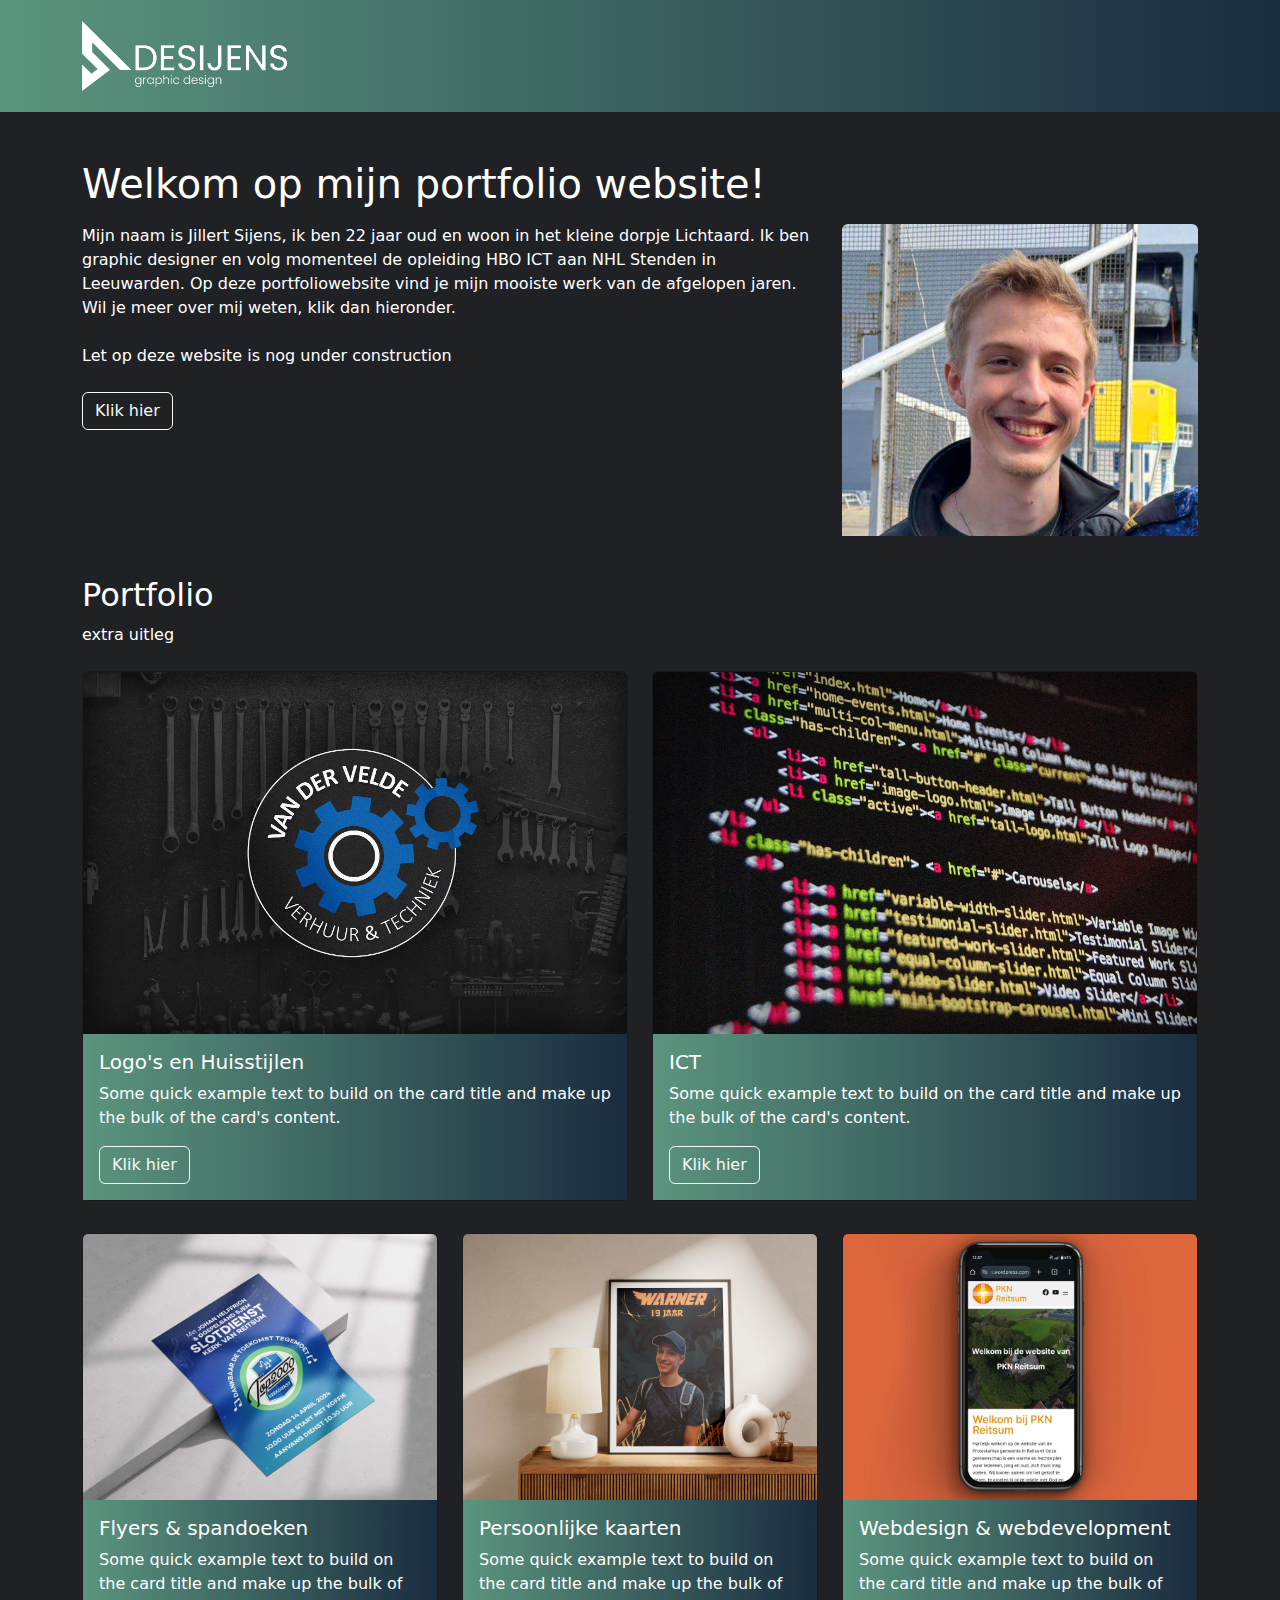
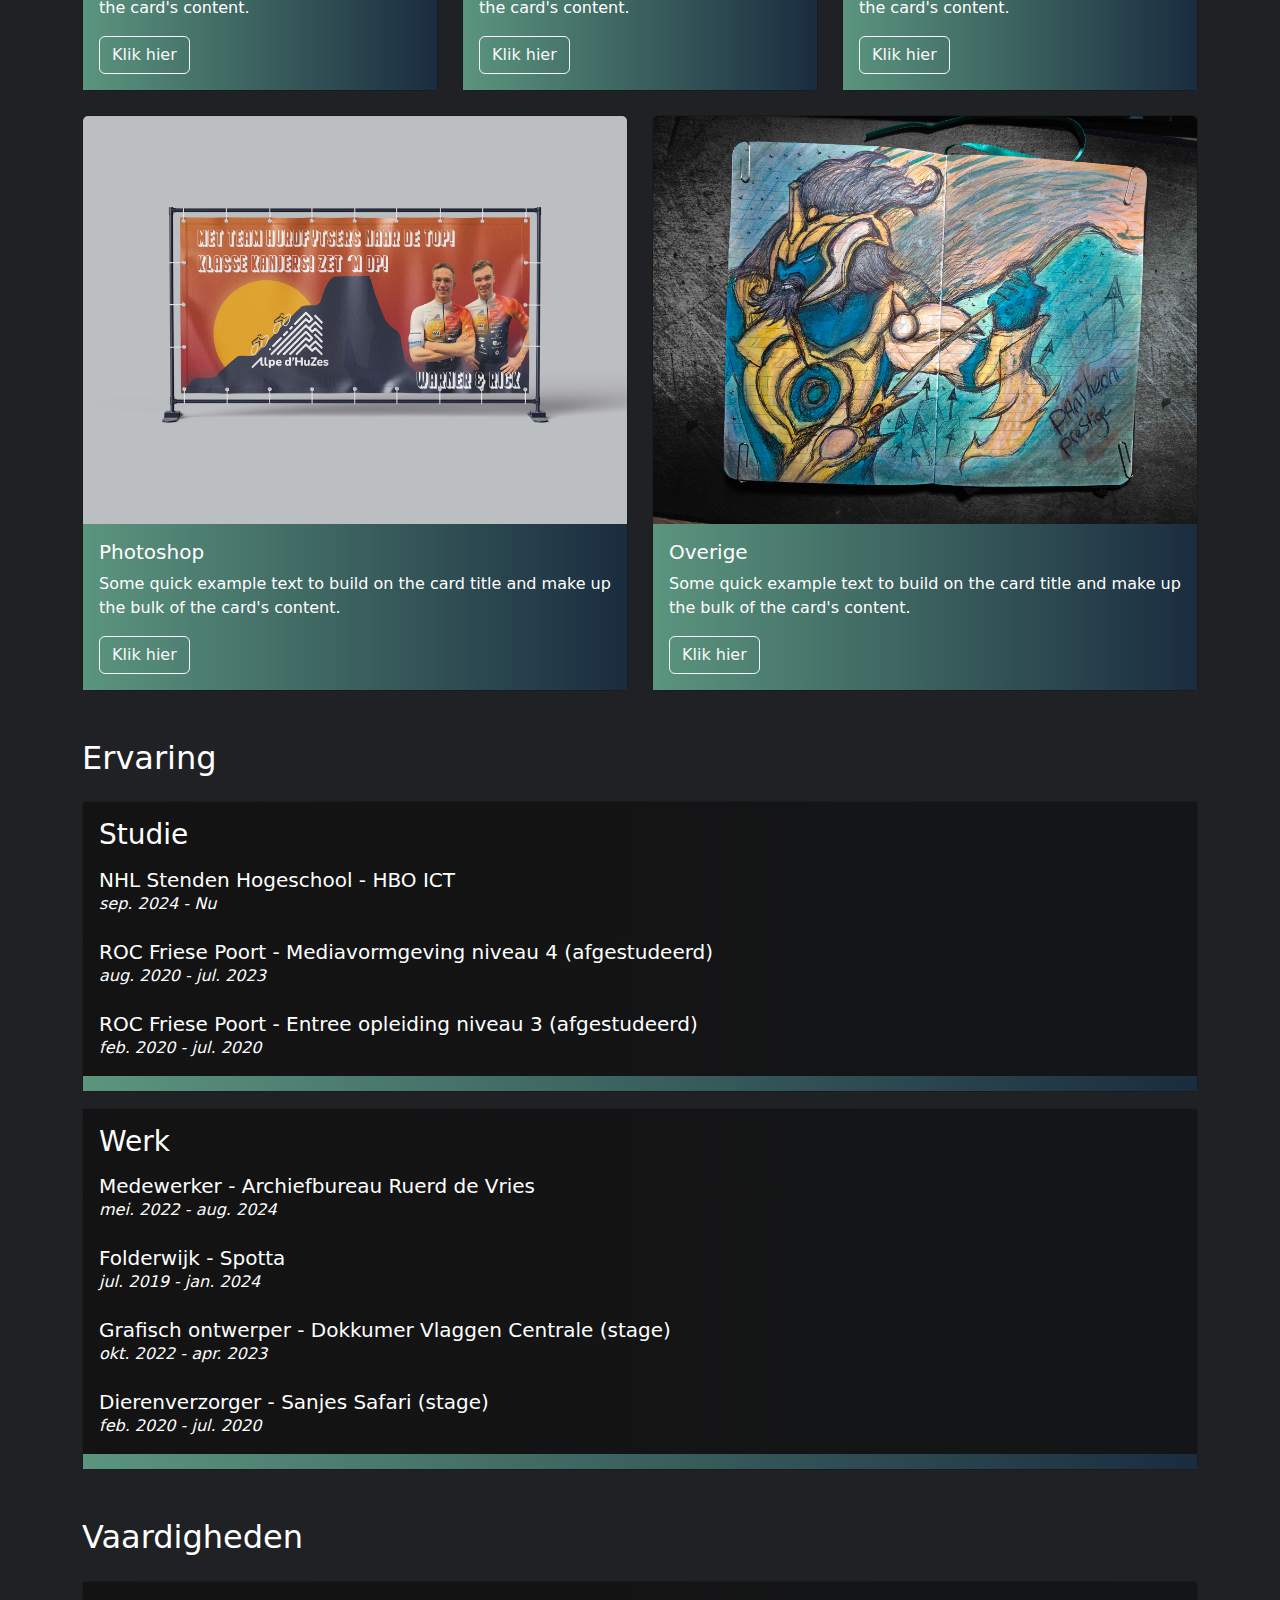
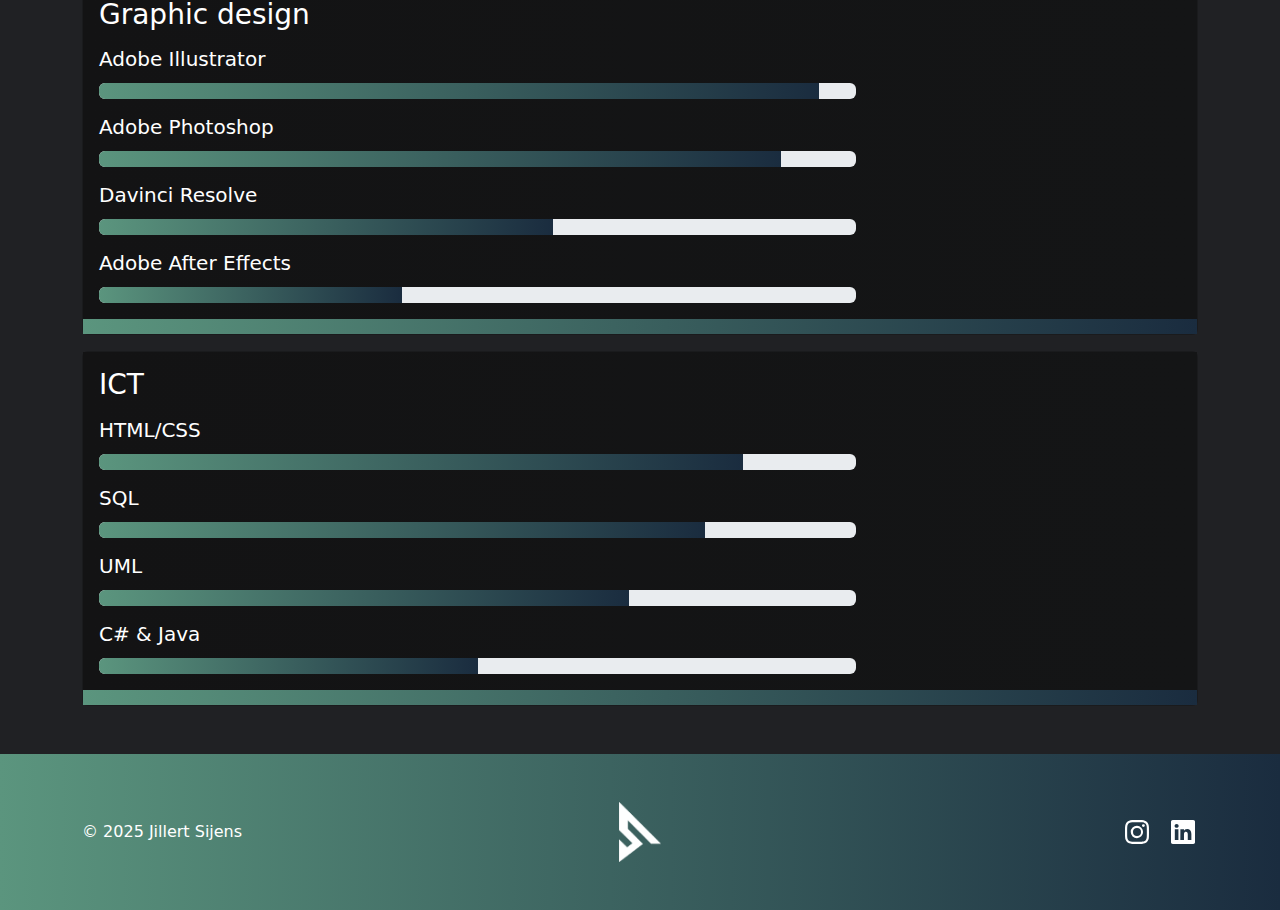
<file: docs/index.html>
<!DOCTYPE html>
<html lang="nl">
<head>
    <meta charset="utf-8">
    <meta name="viewport" content="width=device-width, initial-scale=1">
    <title>DeSijens Portfolio</title>
    <link href="https://cdn.jsdelivr.net/npm/bootstrap@5.3.2/dist/css/bootstrap.min.css" rel="stylesheet">
    <link rel="stylesheet" href="style.css">
    <link rel="icon" href="img/favicon0.png" type="image/png">

</head>
<body>
<!-- Header -->
<header id="header">
    <div class="container">
        <div class="row">
            <div class="col pt-2 pb-2">
                <nav class="navbar navbar-expand-lg navbar-dark">
                    <a class="navbar-brand" href="index.html">
                        <img src="img/logo1.png" width="auto" height="70" class="d-inline-block align-top" alt="">
                    </a>
                </nav>
            </div>
        </div>
    </div>
</header>
<!-- Intro -->
<section>
    <div class="container">
        <div class="row pt-5 pb-2">
            <div class="col">
                <h1>Welkom op mijn portfolio website!</h1>
            </div>
        </div>
        <div class="row pb-3">
            <div class="col-lg-8 col-12">
                <p>Mijn naam is Jillert Sijens, ik ben 22 jaar oud en woon in het kleine dorpje Lichtaard. 
                    Ik ben graphic designer en volg momenteel de opleiding HBO ICT aan NHL Stenden in Leeuwarden. 
                    Op deze portfoliowebsite vind je mijn mooiste werk van de afgelopen jaren. Wil je meer over mij weten, klik dan hieronder.
                    <br><br>
                    Let op deze website is nog under construction 
                </p>
                <a href="#ervaring" type="button" data-scroll-target="#ervaring" class="btn btn-outline-light pl-4 pr-4 mt-2 mb-4">Klik hier</a>
            </div>
            <div class="col-lg-4 col-8">
                <img class="img-fluid rounded pb-4" src="img/Jillert2.jpg" alt="Foto van Jillert Sijens">
            </div>
        </div>
    </div>
</section>
<!-- Portfolio cards -->
<section>
    <div class="container">
        <div class="row">
            <div class="col">
                <h2>Portfolio</h2>
                <p>extra uitleg</p>
            </div>
        </div>
        <div class="row pb-5">
            <div class="col-lg-6 col-12 pt-2 pb-2">                <!-- Card 1, logo's en huisstijlen -->
                <div class="card" style="width: auto;">
                    <img class="card-img-top" height="auto" src="img/VDVT3.jpg" alt="Card image cap">
                    <div class="card-body">
                        <h5 class="card-title">Logo's en Huisstijlen</h5>
                        <p class="card-text">Some quick example text to build on the card title and make up the bulk of the card's content.</p>
                        <a href="logo&huisstijl.html" class="btn btn-outline-light pl-4 pr-4">Klik hier</a>
                    </div>
                </div>
            </div>
            <div class="col-lg-6 col-12 pt-2">                 <!-- Card 2, ICT opdrachten -->
                <div class="card" style="width: auto;">
                    <img class="card-img-top" src="img/ICT0.jpg" alt="Card image cap">
                    <div class="card-body">
                        <h5 class="card-title">ICT</h5>
                        <p class="card-text">Some quick example text to build on the card title and make up the bulk of the card's content.</p>
                        <a href="ict.html" class="btn btn-outline-light pl-4 pr-4">Klik hier</a>
                    </div>
                </div>
            </div>
            <div class="col-lg-4 col-12 pt-4">                 <!-- Card 3, Flyers -->
                <div class="card" style="width: auto;">
                    <img class="card-img-top" src="img/Flyer10.jpg" alt="Card image cap">
                    <div class="card-body">
                        <h5 class="card-title">Flyers & spandoeken</h5>
                        <p class="card-text">Some quick example text to build on the card title and make up the bulk of the card's content.</p>
                        <a href="flyer&spandoek.html" class="btn btn-outline-light pl-4 pr-4">Klik hier</a>
                    </div>
                </div>
            </div>
            <div class="col-lg-4 col-12 pt-4">                <!-- Card 4, persoonlijke kaarten -->
                <div class="card" style="width: auto;">
                    <img class="card-img-top" src="img/Poster1.jpg" alt="Card image cap">
                    <div class="card-body">
                        <h5 class="card-title">Persoonlijke kaarten</h5>
                        <p class="card-text">Some quick example text to build on the card title and make up the bulk of the card's content.</p>
                        <a href="kaarten.html" class="btn btn-outline-light pl-4 pr-4">Klik hier</a>
                    </div>
                </div>
            </div>
            <div class="col-lg-4 col-12 pt-4">                 <!-- Card 5, webdevelopment en design -->
                <div class="card" style="width: auto;">
                    <img class="card-img-top" src="img/Website0.jpg" alt="Card image cap">
                    <div class="card-body">
                        <h5 class="card-title">Webdesign & webdevelopment</h5>
                        <p class="card-text">Some quick example text to build on the card title and make up the bulk of the card's content.</p>
                        <a href="web.html" class="btn btn-outline-light pl-4 pr-4">Klik hier</a>
                    </div>
                </div>
            </div>
            <div class="col-lg-6 col-12 pt-4">                 <!-- Card 6, photoshop -->
                <div class="card" style="width: auto;">
                    <img class="card-img-top" src="img/Spandoek0.jpg" alt="Card image cap">
                    <div class="card-body">
                        <h5 class="card-title">Photoshop</h5>
                        <p class="card-text">Some quick example text to build on the card title and make up the bulk of the card's content.</p>
                        <a href="#" class="btn btn-outline-light pl-4 pr-4">Klik hier</a>
                    </div>
                </div>
            </div>
            <div class="col-lg-6 col-12 pt-4">                 <!-- Card 7, overige -->
                <div class="card" style="width: auto;">
                    <img class="card-img-top" src="img/Drawing3.jpg" alt="Card image cap">
                    <div class="card-body">
                        <h5 class="card-title">Overige</h5>
                        <p class="card-text">Some quick example text to build on the card title and make up the bulk of the card's content.</p>
                        <a href="overige.html" class="btn btn-outline-light pl-4 pr-4">Klik hier</a>
                    </div>
                </div>
            </div>
        </div>
    </div>
</section>
<!-- Ervaring -->
<section id="ervaring">
    <div class="container">
        <div class="row">
            <div class="col-12 pb-3">
                <h2>Ervaring</h2>
            </div>
        </div>
        <div class="row pb-5">
            <div class="col-12 pb-3">                 <!-- Card 1, studie -->
                <div class="card" style="width: auto;">
                    <div class="card-body card-experience">
                        <h3 class="card-title">Studie</h3>
                        <div class="pt-2">
                            <h5 class="card-text mb-0">NHL Stenden Hogeschool - HBO ICT</h5>
                            <p class="card-text dateText">sep. 2024 - Nu</p>
                        </div>
                        <div class="pt-4">
                            <h5 class="card-text mb-0">ROC Friese Poort - Mediavormgeving niveau 4 (afgestudeerd)</h5>
                            <p class="card-text dateText">aug. 2020 - jul. 2023</p>
                        </div>
                        <div class="pt-4">
                            <h5 class="card-text mb-0">ROC Friese Poort - Entree opleiding niveau 3 (afgestudeerd)</h5>
                            <p class="card-text dateText">feb. 2020 - jul. 2020</p>
                        </div>
                    </div>
                    <div class="underLine"></div>
                </div>
            </div>
            <div class="col-12">                 <!-- Card 2, werk -->
                <div class="card" style="width: auto;">
                    <div class="card-body card-experience">
                        <h3 class="card-title">Werk</h3>
                        <div class="pt-2">
                            <!-- ARDV -->
                            <h5 class="card-text mb-0">Medewerker - Archiefbureau Ruerd de Vries</h5>
                            <p class="card-text dateText">mei. 2022 - aug. 2024</p>
                        </div>
                        <div class="pt-4">
                            <!-- Spotta -->
                            <h5 class="card-text mb-0">Folderwijk - Spotta</h5>
                            <p class="card-text dateText">jul. 2019 - jan. 2024</p>
                        </div>
                        <div class="pt-4">
                            <!-- DVC -->
                            <h5 class="card-text mb-0">Grafisch ontwerper - Dokkumer Vlaggen Centrale (stage)</h5>
                            <p class="card-text dateText">okt. 2022 - apr. 2023</p>
                        </div>
                        <div class="pt-4">
                            <!-- SanjesZoo -->
                            <h5 class="card-text mb-0">Dierenverzorger - Sanjes Safari (stage)</h5>
                            <p class="card-text dateText">feb. 2020 - jul. 2020</p>
                        </div>
                    </div>
                    <div class="underLine"></div>
                </div>
            </div>
        </div>
    </div>
</section>
<section>
    <div class="container">
        <div class="row">
            <div class="col-12 pb-3">
                <h2>Vaardigheden</h2>
            </div>
        </div>
        <div class="row pb-5">
            <div class="col-12 pb-3">                 <!-- Card 1, Graphic design -->
                <div class="card" style="width: auto;">
                    <div class="card-body card-experience">
                        <h3 class="card-title">Graphic design</h3>
                        <div class="pt-2">
                            <!-- Adobe Illustrator -->
                            <h5 class="card-text pb-1">Adobe Illustrator</h5>
                            <div class="progress">
                                <div class="gradient progress-bar" role="progressbar" style="width: 95%" aria-valuenow="25" aria-valuemin="0" aria-valuemax="100"></div>
                            </div>
                        </div>
                        <div class="pt-3">
                            <!-- Adobe Photoshop -->
                            <h5 class="card-text pb-1">Adobe Photoshop</h5>
                            <div class="progress">
                                <div class="progress-bar gradient" role="progressbar" style="width: 90%" aria-valuenow="25" aria-valuemin="0" aria-valuemax="100"></div>
                            </div>
                        </div>
                        <div class="pt-3">
                            <!-- Davinci Resolve -->
                            <h5 class="card-text pb-1">Davinci Resolve</h5>
                            <div class="progress">
                                <div class="progress-bar gradient" role="progressbar" style="width: 60%" aria-valuenow="25" aria-valuemin="0" aria-valuemax="100"></div>
                            </div>
                        </div>
                        <div class="pt-3">
                            <!-- Adobe After Effects -->
                            <h5 class="card-text pb-1">Adobe After Effects</h5>
                            <div class="progress">
                                <div class="progress-bar gradient" role="progressbar" style="width: 40%" aria-valuenow="25" aria-valuemin="0" aria-valuemax="100"></div>
                            </div>
                        </div>
                    </div>
                    <div class="underLine"></div>
                </div>
            </div>
            <div class="col-12">                 <!-- Card 2, ICT -->
                <div class="card" style="width: auto;">
                    <div class="card-body card-experience">
                        <h3 class="card-title">ICT</h3>
                        <div class="pt-2">
                            <!-- HTML/CSS -->
                            <h5 class="card-text pb-1">HTML/CSS</h5>
                            <div class="progress">
                                <div class="progress-bar gradient" role="progressbar" style="width: 85%" aria-valuenow="25" aria-valuemin="0" aria-valuemax="100"></div>
                            </div>
                        </div>
                        <div class="pt-3">
                            <!-- SQL -->
                            <h5 class="card-text pb-1">SQL</h5>
                            <div class="progress">
                                <div class="progress-bar gradient" role="progressbar" style="width: 80%" aria-valuenow="25" aria-valuemin="0" aria-valuemax="100"></div>
                            </div>
                        </div>
                        <div class="pt-3">
                            <!-- UML -->
                            <h5 class="card-text pb-1">UML</h5>
                            <div class="progress">
                                <div class="progress-bar gradient" role="progressbar" style="width: 70%" aria-valuenow="25" aria-valuemin="0" aria-valuemax="100"></div>
                            </div>
                        </div>
                        <div class="pt-3">
                            <!-- C# & Java -->
                            <h5 class="card-text pb-1">C# & Java</h5>
                            <div class="progress">
                                <div class="progress-bar gradient" role="progressbar" style="width: 50%" aria-valuenow="25" aria-valuemin="0" aria-valuemax="100"></div>
                            </div>
                        </div>
                    </div>
                    <div class="underLine"></div>
                </div>
            </div>
        </div>
    </div>
</section>

<!-- Footer -->
<section class="p-5 gradient">
    <footer class="d-flex flex-wrap justify-content-between align-items-center container"> 
        <div class="col-lg-4 d-flex align-items-center">
            <span class=" text-white">© 2025 Jillert Sijens</span>
        </div> 
        
        <div class="col-lg-4 d-flex justify-content-center align-items-center">
            <a href="index.html" class="text-body-secondary text-decoration-none lh-1" aria-label="Bootstrap">
                <img src="img/Logo0.png" alt="logoIcon" width="100%" height="60">
            </a>
        </div>
        <ul class="nav col-lg-4 justify-content-end list-unstyled d-flex align-items-center">
            <li class="ms-3">
                <a class="text-white" href="https://www.instagram.com/desijensart/" aria-label="Instagram">
                    <svg xmlns="http://www.w3.org/2000/svg" width="30" height="24" fill="currentColor" class="bi bi-instagram" viewBox="0 0 16 16">
                        <path d="M8 0C5.829 0 5.556.01 4.703.048 3.85.088 3.269.222 2.76.42a3.9 3.9 0 0 0-1.417.923A3.9 3.9 0 0 0 .42 2.76C.222 3.268.087 3.85.048 4.7.01 5.555 0 5.827 0 8.001c0 2.172.01 2.444.048 3.297.04.852.174 1.433.372 1.942.205.526.478.972.923 1.417.444.445.89.719 1.416.923.51.198 1.09.333 1.942.372C5.555 15.99 5.827 16 8 16s2.444-.01 3.298-.048c.851-.04 1.434-.174 1.943-.372a3.9 3.9 0 0 0 1.416-.923c.445-.445.718-.891.923-1.417.197-.509.332-1.09.372-1.942C15.99 10.445 16 10.173 16 8s-.01-2.445-.048-3.299c-.04-.851-.175-1.433-.372-1.941a3.9 3.9 0 0 0-.923-1.417A3.9 3.9 0 0 0 13.24.42c-.51-.198-1.092-.333-1.943-.372C10.443.01 10.172 0 7.998 0zm-.717 1.442h.718c2.136 0 2.389.007 3.232.046.78.035 1.204.166 1.486.275.373.145.64.319.92.599s.453.546.598.92c.11.281.24.705.275 1.485.039.843.047 1.096.047 3.231s-.008 2.389-.047 3.232c-.035.78-.166 1.203-.275 1.485a2.5 2.5 0 0 1-.599.919c-.28.28-.546.453-.92.598-.28.11-.704.24-1.485.276-.843.038-1.096.047-3.232.047s-2.39-.009-3.233-.047c-.78-.036-1.203-.166-1.485-.276a2.5 2.5 0 0 1-.92-.598 2.5 2.5 0 0 1-.6-.92c-.109-.281-.24-.705-.275-1.485-.038-.843-.046-1.096-.046-3.233s.008-2.388.046-3.231c.036-.78.166-1.204.276-1.486.145-.373.319-.64.599-.92s.546-.453.92-.598c.282-.11.705-.24 1.485-.276.738-.034 1.024-.044 2.515-.045zm4.988 1.328a.96.96 0 1 0 0 1.92.96.96 0 0 0 0-1.92m-4.27 1.122a4.109 4.109 0 1 0 0 8.217 4.109 4.109 0 0 0 0-8.217m0 1.441a2.667 2.667 0 1 1 0 5.334 2.667 2.667 0 0 1 0-5.334"/>
                    </svg>
                </a>
            </li> 
            <li class="ms-3">
                <a class="text-white" href="https://www.linkedin.com/in/jillert-sijens/" aria-label="LinkedIn">
                    <svg xmlns="http://www.w3.org/2000/svg" width="30" height="24" fill="currentColor" class="bi bi-linkedin" viewBox="0 0 16 16">
                        <path d="M0 1.146C0 .513.526 0 1.175 0h13.65C15.474 0 16 .513 16 1.146v13.708c0 .633-.526 1.146-1.175 1.146H1.175C.526 16 0 15.487 0 14.854zm4.943 12.248V6.169H2.542v7.225zm-1.2-8.212c.837 0 1.358-.554 1.358-1.248-.015-.709-.52-1.248-1.342-1.248S2.4 3.226 2.4 3.934c0 .694.521 1.248 1.327 1.248zm4.908 8.212V9.359c0-.216.016-.432.08-.586.173-.431.568-.878 1.232-.878.869 0 1.216.662 1.216 1.634v3.865h2.401V9.25c0-2.22-1.184-3.252-2.764-3.252-1.274 0-1.845.7-2.165 1.193v.025h-.016l.016-.025V6.169h-2.4c.03.678 0 7.225 0 7.225z"/>
                    </svg>
                </a>
            </li> 
        </ul> 
    </footer>
</section>

</body>
</html>
</file>
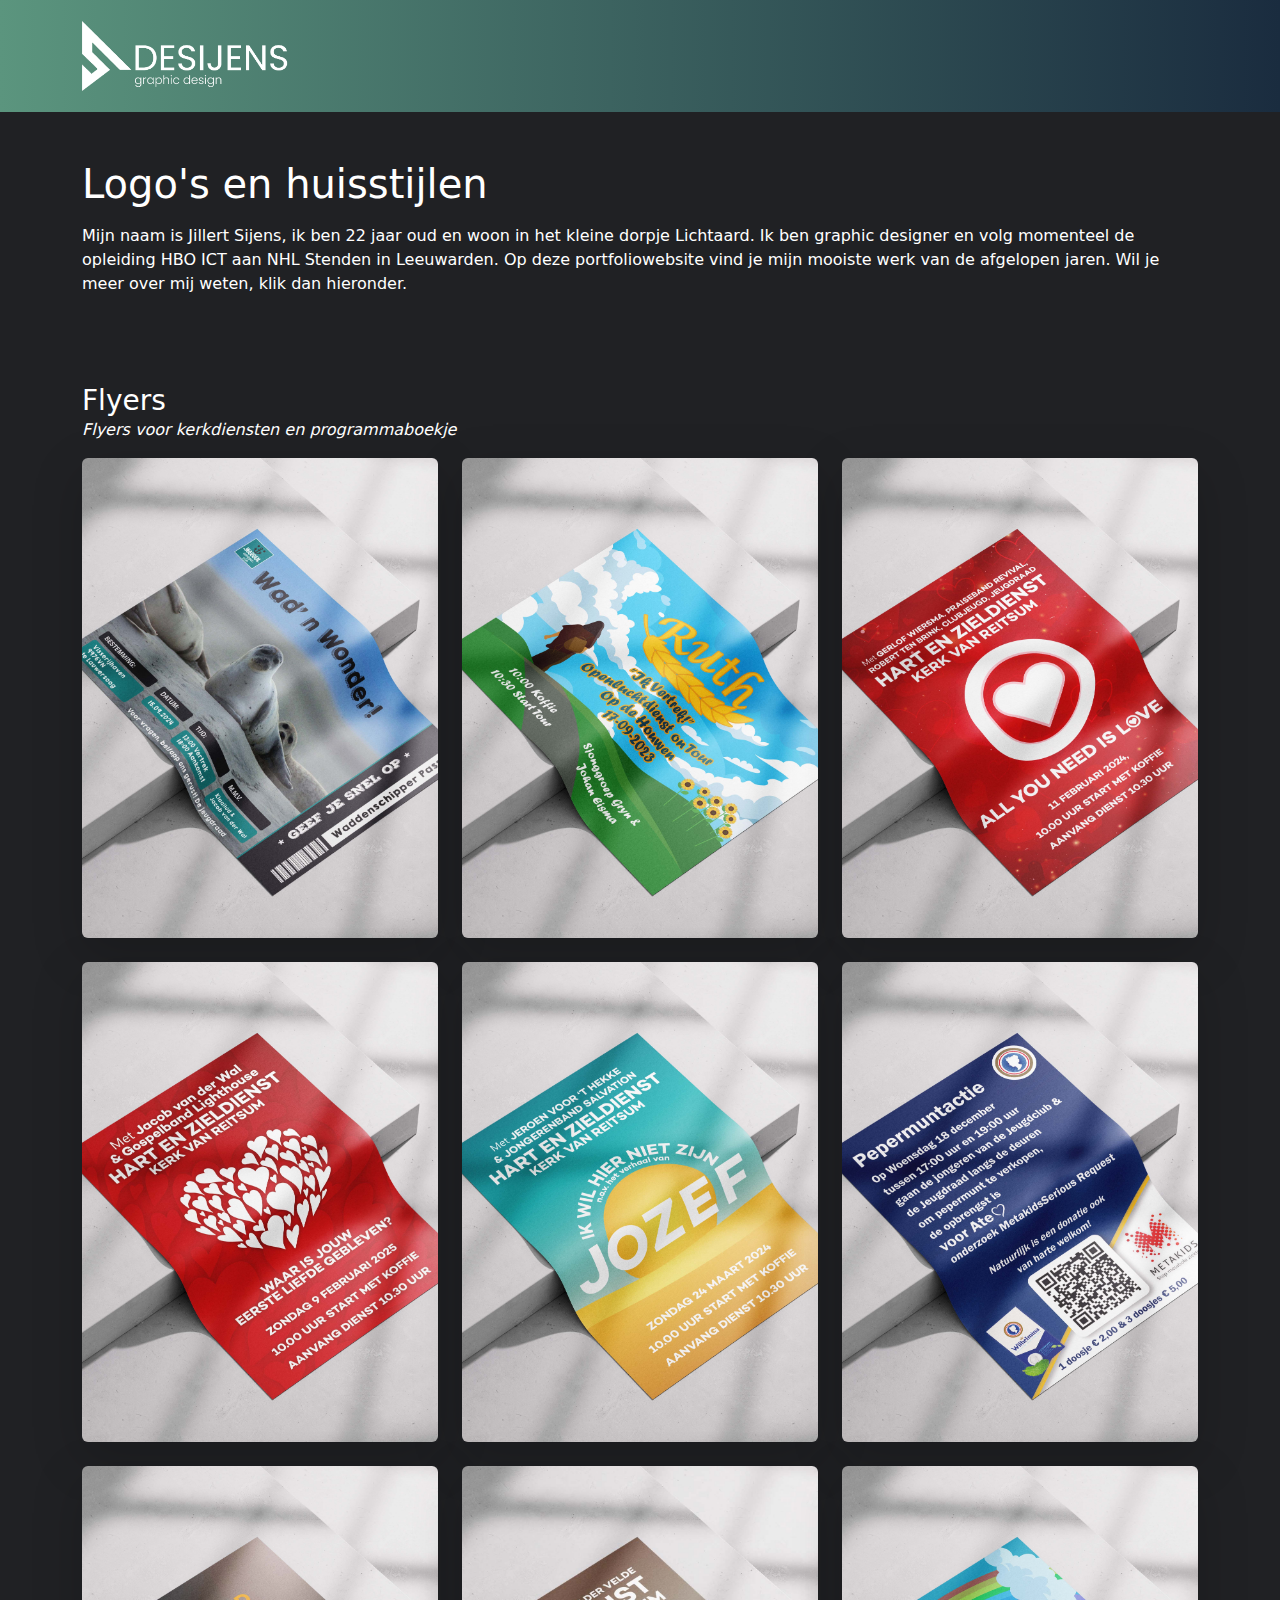
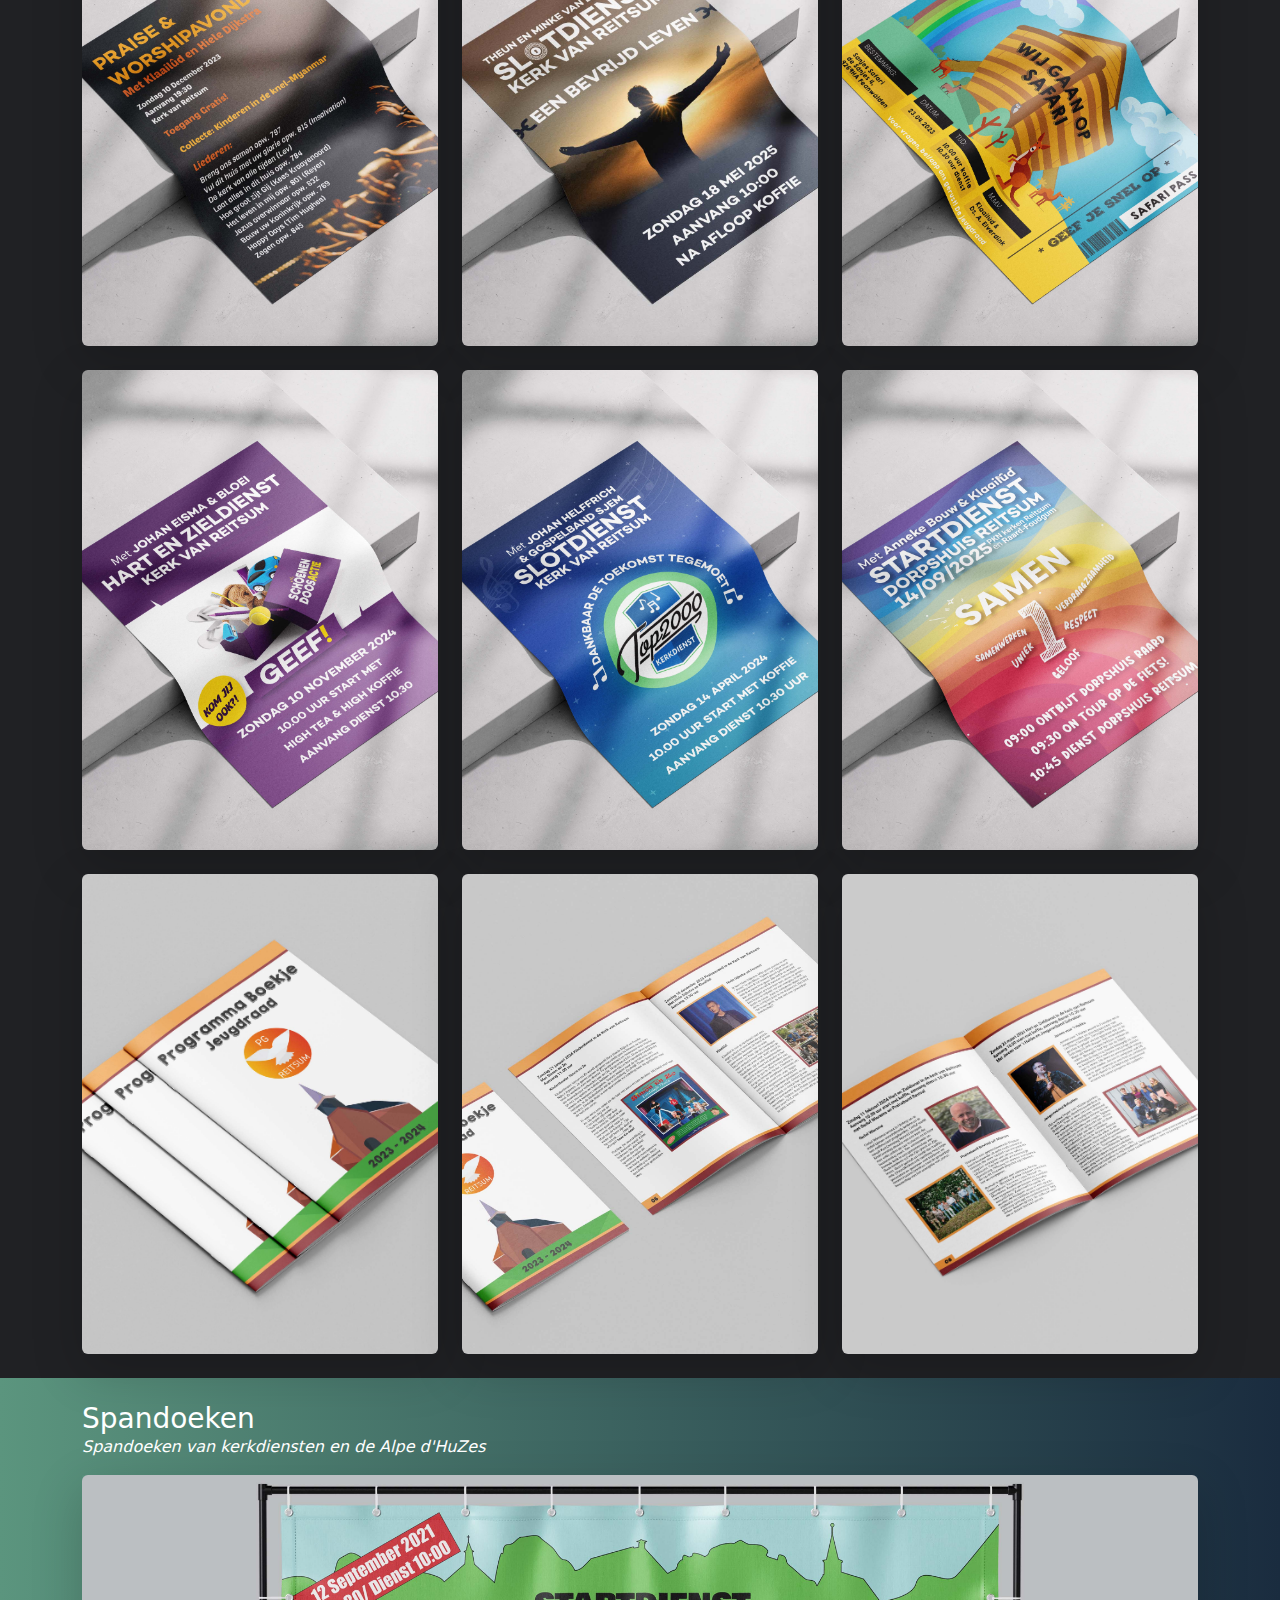
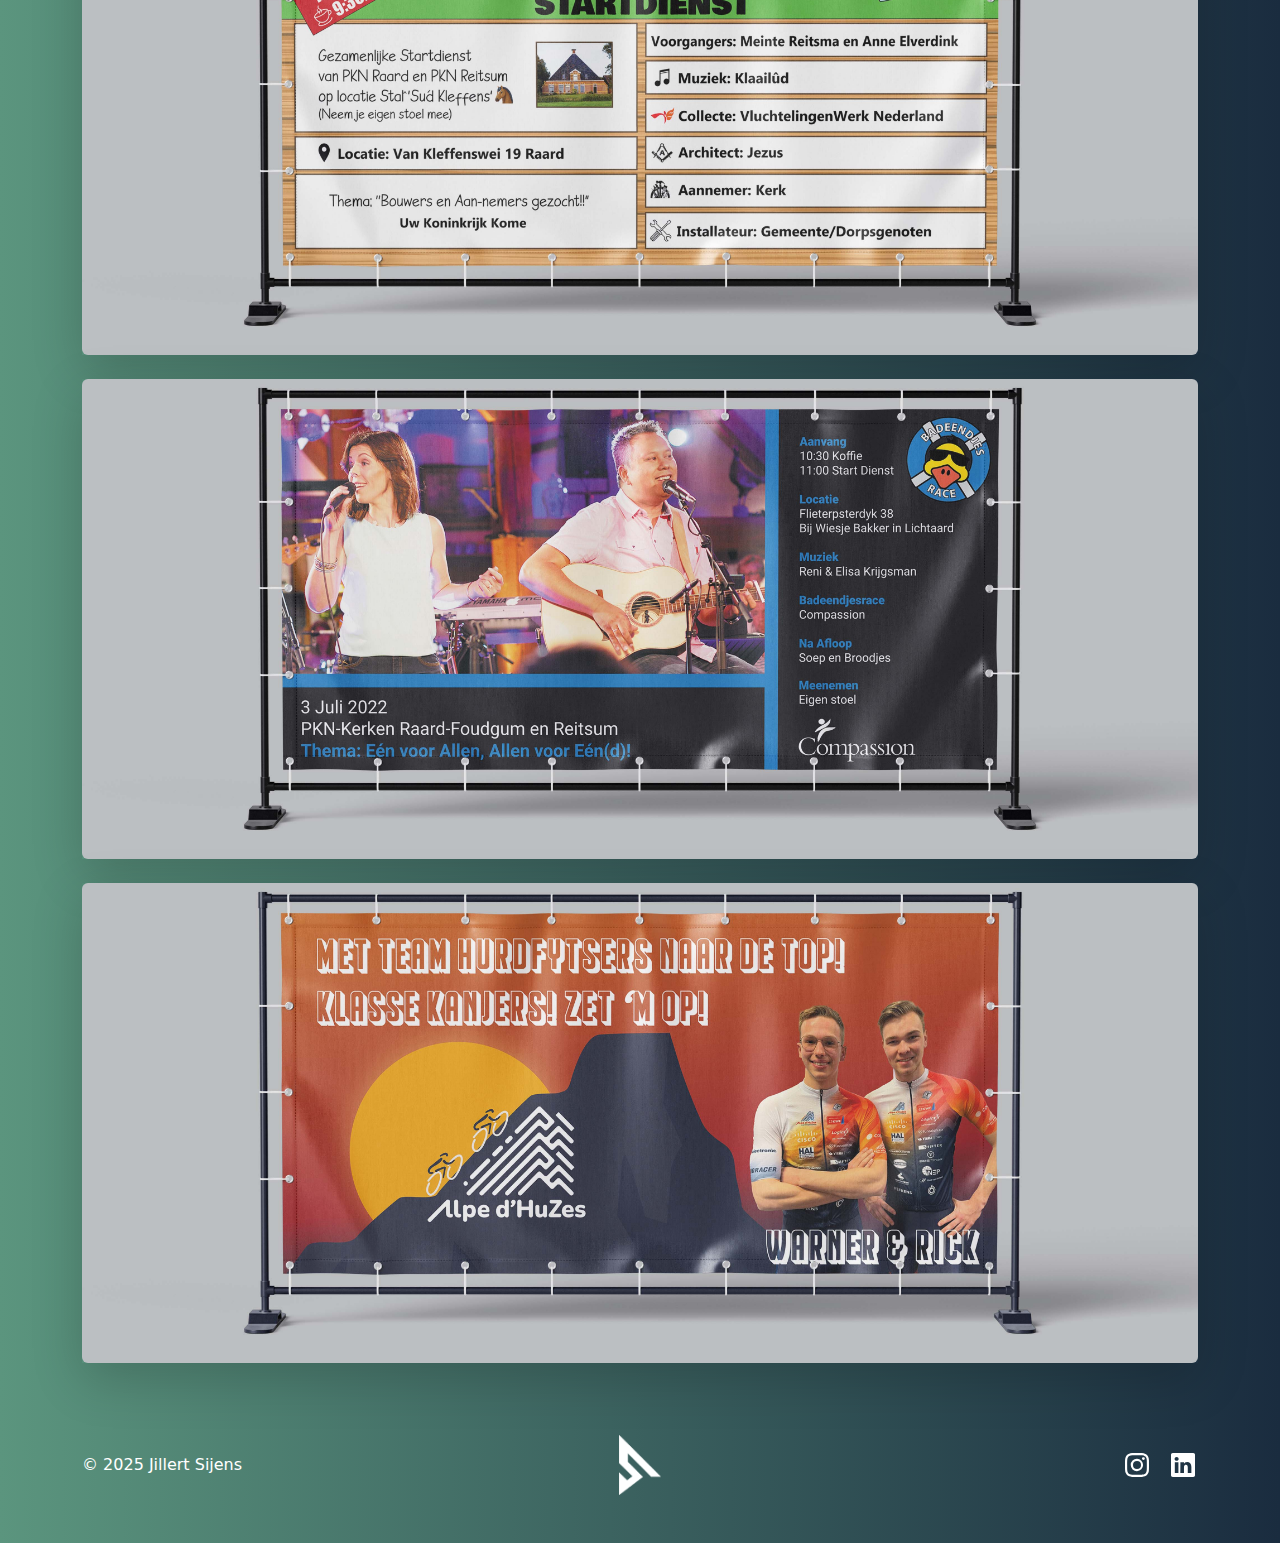
<file: docs/flyer&spandoek.html>
﻿<!DOCTYPE html>
<html lang="nl" xmlns:object-fit="http://www.w3.org/1999/xhtml">
<head>
    <meta charset="utf-8">
    <meta name="viewport" content="width=device-width, initial-scale=1">
    <title>DeSijens Portfolio</title>
    <link href="https://cdn.jsdelivr.net/npm/bootstrap@5.3.2/dist/css/bootstrap.min.css" rel="stylesheet">
    <link rel="stylesheet" href="style.css">
    <link rel="icon" href="img/favicon0.png" type="image/png">
</head>

<body>
<!-- Header -->
<header id="header">
    <div class="container">
        <div class="row">
            <div class="col pt-2 pb-2">
                <nav class="navbar navbar-expand-lg navbar-dark">
                    <a class="navbar-brand" href="index.html">
                        <img src="img/logo1.png" width="auto" height="70" class="d-inline-block align-top" alt="">
                    </a>
                </nav>
            </div>
        </div>
    </div>
</header>
<!-- Intro -->
<section class="pb-5">
    <div class="container">
        <div class="row pt-5 pb-2">
            <div class="col">
                <h1>Logo's en huisstijlen</h1>
            </div>
        </div>
        <div class="row">
            <div class="col-12">
                <p>Mijn naam is Jillert Sijens, ik ben 22 jaar oud en woon in het kleine dorpje Lichtaard.
                    Ik ben graphic designer en volg momenteel de opleiding HBO ICT aan NHL Stenden in Leeuwarden.
                    Op deze portfoliowebsite vind je mijn mooiste werk van de afgelopen jaren. Wil je meer over mij weten, klik dan hieronder.
                </p>
            </div>
        </div>
    </div>
</section>

<!-- Flyers en boekje -->
<section class="pt-4 pb-4">
    <div class="container">
        <div class="row">
            <div class="col-12">
                <h3>Flyers</h3>
                <p class="fst-italic mt-n2">Flyers voor kerkdiensten en programmaboekje</p>
            </div>
        </div>
        <div class="row g-4">
            <div class="col-4">
                <div class="image-container shadow-lg">
                    <img src="img/Flyer0.jpg" alt="" class="rounded">
                </div>
            </div>
            <div class="col-4">
                <div class="image-container shadow-lg">
                    <img src="img/Flyer1.jpg" alt="" class="rounded">
                </div>
            </div>
            <div class="col-4">
                <div class="image-container shadow-lg">
                    <img src="img/Flyer2.jpg" alt="" class="rounded">
                </div>
            </div>

            <div class="col-4">
                <div class="image-container shadow-lg">
                    <img src="img/Flyer3.jpg" alt="" class="rounded">
                </div>
            </div>
            <div class="col-4">
                <div class="image-container shadow-lg">
                    <img src="img/Flyer4.jpg" alt="" class="rounded">
                </div>
            </div>
            <div class="col-4">
                <div class="image-container shadow-lg">
                    <img src="img/Flyer5.jpg" alt="" class="rounded">
                </div>
            </div>

            <div class="col-4">
                <div class="image-container shadow-lg">
                    <img src="img/Flyer6.jpg" alt="" class="rounded">
                </div>
            </div>
            <div class="col-4">
                <div class="image-container shadow-lg">
                    <img src="img/Flyer7.jpg" alt="" class="rounded">
                </div>
            </div>
            <div class="col-4">
                <div class="image-container shadow-lg">
                    <img src="img/Flyer8.jpg" alt="" class="rounded">
                </div>
            </div>

            <div class="col-4">
                <div class="image-container shadow-lg">
                    <img src="img/Flyer9.jpg" alt="" class="rounded">
                </div>
            </div>
            <div class="col-4">
                <div class="image-container shadow-lg">
                    <img src="img/Flyer10.jpg" alt="" class="rounded">
                </div>
            </div>
            <div class="col-4">
                <div class="image-container shadow-lg">
                    <img src="img/Flyer11.jpg" alt="" class="rounded">
                </div>
            </div>

            <div class="col-4">
                <div class="image-container shadow-lg">
                    <img src="img/Boekje0.jpg" alt="" class="rounded">
                </div>
            </div>
            <div class="col-4">
                <div class="image-container shadow-lg">
                    <img src="img/Boekje1.jpg" alt="" class="rounded">
                </div>
            </div>
            <div class="col-4">
                <div class="image-container shadow-lg">
                    <img src="img/Boekje2.jpg" alt="" class="rounded">
                </div>
            </div>
        </div>
    </div>
</section>

<!-- Spandoeken -->
<section class="pb-4 pt-4 gradient">
    <div class="container">
        <div class="row">
            <div class="col-12">
                <h3>Spandoeken</h3>
                <p class="fst-italic mt-n2">Spandoeken van kerkdiensten en de Alpe d'HuZes</p>
            </div>
        </div>
        <div class="row g-4">
            <div class="col-12">
                <div class="image-container shadow-lg">
                    <img src="img/Spandoek2.jpg" alt="" class="rounded">
                </div>
            </div>
            <div class="col-12">
                <div class="image-container shadow-lg">
                    <img src="img/Spandoek1.jpg" alt="" class="rounded">
                </div>
            </div>
            <div class="col-12">
                <div class="image-container shadow-lg">
                    <img src="img/Spandoek0.jpg" alt="" class="rounded">
                </div>
            </div>
        </div>
    </div>
</section>





<!-- Footer -->
<section class="p-5 gradient">
    <footer class="d-flex flex-wrap justify-content-between align-items-center container">
        <div class="col-lg-4 d-flex align-items-center">
            <span class=" text-white">© 2025 Jillert Sijens</span>
        </div>

        <div class="col-lg-4 d-flex justify-content-center align-items-center">
            <a href="index.html" class="text-body-secondary text-decoration-none lh-1" aria-label="Bootstrap">
                <img src="img/Logo0.png" alt="logoIcon" width="100%" height="60">
            </a>
        </div>
        <ul class="nav col-lg-4 justify-content-end list-unstyled d-flex align-items-center">
            <li class="ms-3">
                <a class="text-white" href="https://www.instagram.com/desijensart/" aria-label="Instagram">
                    <svg xmlns="http://www.w3.org/2000/svg" width="30" height="24" fill="currentColor" class="bi bi-instagram" viewBox="0 0 16 16">
                        <path d="M8 0C5.829 0 5.556.01 4.703.048 3.85.088 3.269.222 2.76.42a3.9 3.9 0 0 0-1.417.923A3.9 3.9 0 0 0 .42 2.76C.222 3.268.087 3.85.048 4.7.01 5.555 0 5.827 0 8.001c0 2.172.01 2.444.048 3.297.04.852.174 1.433.372 1.942.205.526.478.972.923 1.417.444.445.89.719 1.416.923.51.198 1.09.333 1.942.372C5.555 15.99 5.827 16 8 16s2.444-.01 3.298-.048c.851-.04 1.434-.174 1.943-.372a3.9 3.9 0 0 0 1.416-.923c.445-.445.718-.891.923-1.417.197-.509.332-1.09.372-1.942C15.99 10.445 16 10.173 16 8s-.01-2.445-.048-3.299c-.04-.851-.175-1.433-.372-1.941a3.9 3.9 0 0 0-.923-1.417A3.9 3.9 0 0 0 13.24.42c-.51-.198-1.092-.333-1.943-.372C10.443.01 10.172 0 7.998 0zm-.717 1.442h.718c2.136 0 2.389.007 3.232.046.78.035 1.204.166 1.486.275.373.145.64.319.92.599s.453.546.598.92c.11.281.24.705.275 1.485.039.843.047 1.096.047 3.231s-.008 2.389-.047 3.232c-.035.78-.166 1.203-.275 1.485a2.5 2.5 0 0 1-.599.919c-.28.28-.546.453-.92.598-.28.11-.704.24-1.485.276-.843.038-1.096.047-3.232.047s-2.39-.009-3.233-.047c-.78-.036-1.203-.166-1.485-.276a2.5 2.5 0 0 1-.92-.598 2.5 2.5 0 0 1-.6-.92c-.109-.281-.24-.705-.275-1.485-.038-.843-.046-1.096-.046-3.233s.008-2.388.046-3.231c.036-.78.166-1.204.276-1.486.145-.373.319-.64.599-.92s.546-.453.92-.598c.282-.11.705-.24 1.485-.276.738-.034 1.024-.044 2.515-.045zm4.988 1.328a.96.96 0 1 0 0 1.92.96.96 0 0 0 0-1.92m-4.27 1.122a4.109 4.109 0 1 0 0 8.217 4.109 4.109 0 0 0 0-8.217m0 1.441a2.667 2.667 0 1 1 0 5.334 2.667 2.667 0 0 1 0-5.334"/>
                    </svg>
                </a>
            </li>
            <li class="ms-3">
                <a class="text-white" href="https://www.linkedin.com/in/jillert-sijens/" aria-label="LinkedIn">
                    <svg xmlns="http://www.w3.org/2000/svg" width="30" height="24" fill="currentColor" class="bi bi-linkedin" viewBox="0 0 16 16">
                        <path d="M0 1.146C0 .513.526 0 1.175 0h13.65C15.474 0 16 .513 16 1.146v13.708c0 .633-.526 1.146-1.175 1.146H1.175C.526 16 0 15.487 0 14.854zm4.943 12.248V6.169H2.542v7.225zm-1.2-8.212c.837 0 1.358-.554 1.358-1.248-.015-.709-.52-1.248-1.342-1.248S2.4 3.226 2.4 3.934c0 .694.521 1.248 1.327 1.248zm4.908 8.212V9.359c0-.216.016-.432.08-.586.173-.431.568-.878 1.232-.878.869 0 1.216.662 1.216 1.634v3.865h2.401V9.25c0-2.22-1.184-3.252-2.764-3.252-1.274 0-1.845.7-2.165 1.193v.025h-.016l.016-.025V6.169h-2.4c.03.678 0 7.225 0 7.225z"/>
                    </svg>
                </a>
            </li>
        </ul>
    </footer>
</section>
</body>
</file>
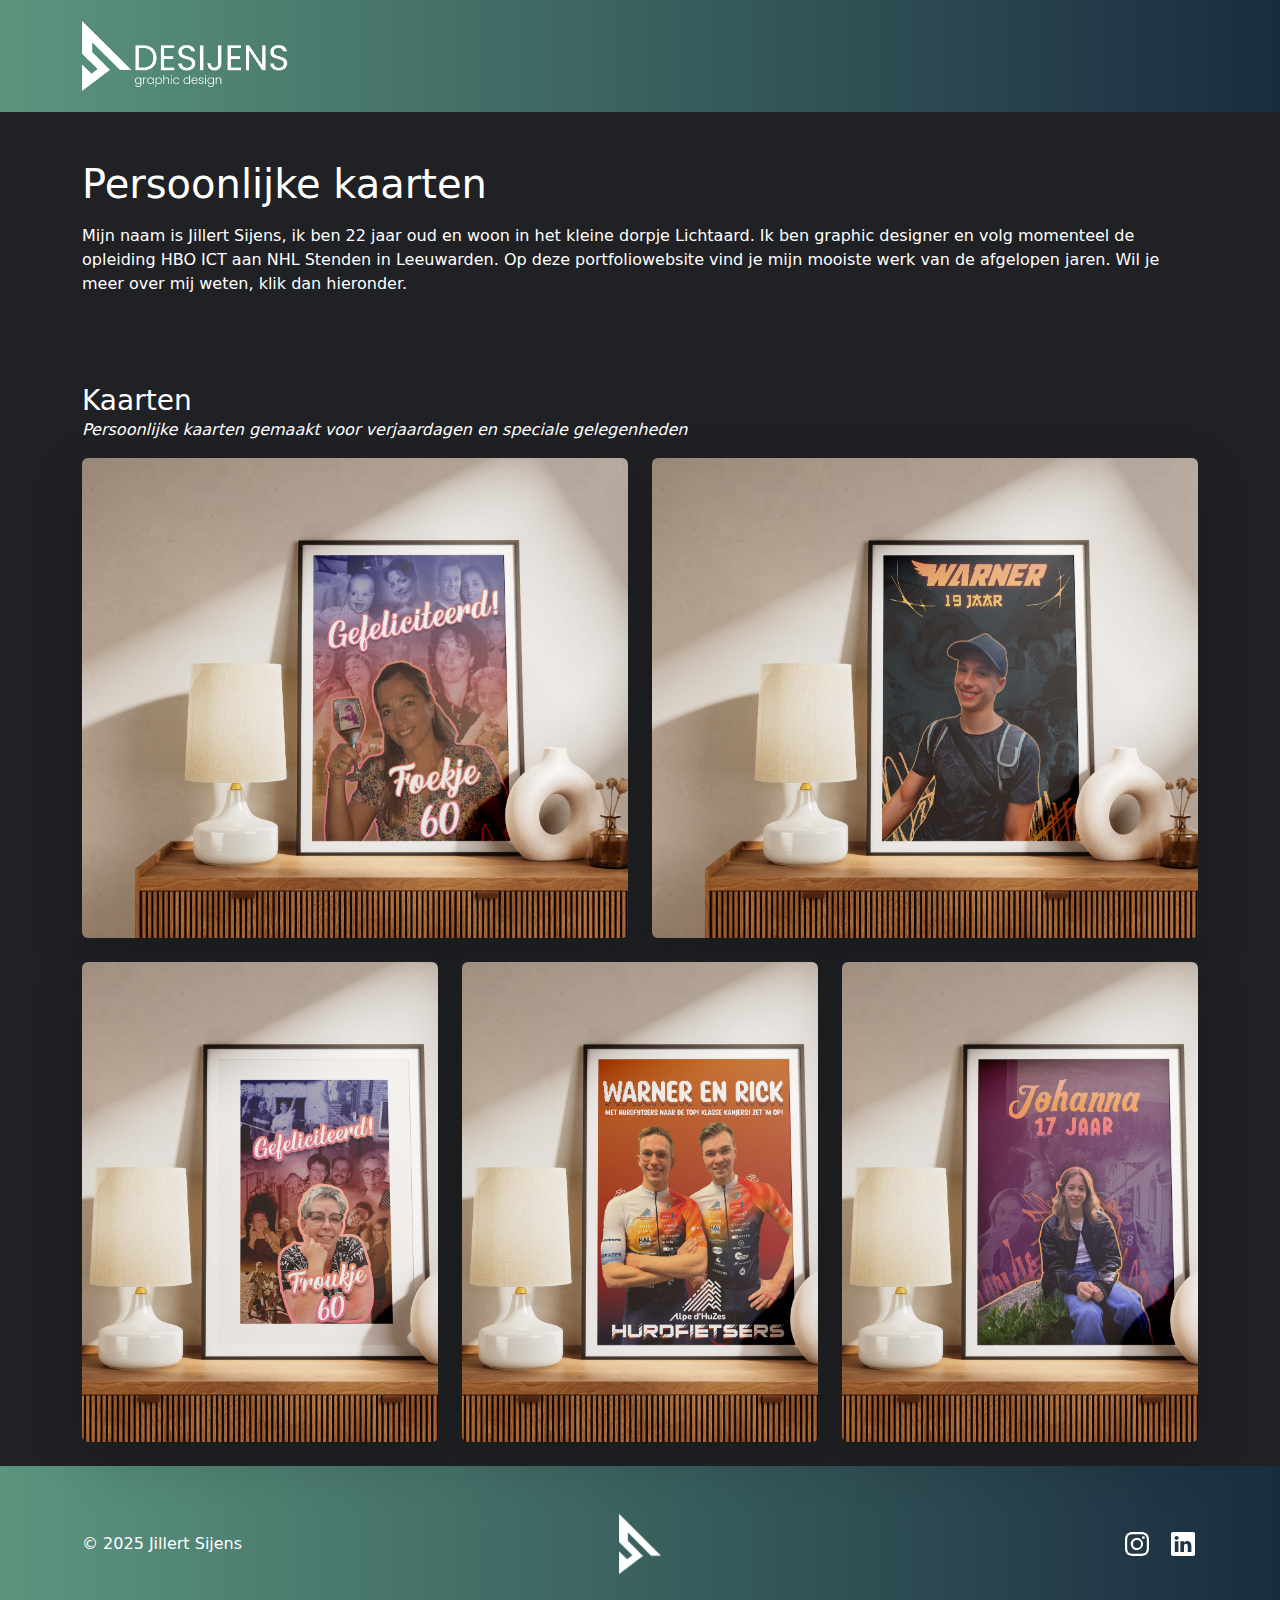
<file: docs/ict.html>
<!DOCTYPE html>
<html lang="nl" xmlns:object-fit="http://www.w3.org/1999/xhtml">
<head>
    <meta charset="utf-8">
    <meta name="viewport" content="width=device-width, initial-scale=1">
    <title>DeSijens Portfolio</title>
    <link href="https://cdn.jsdelivr.net/npm/bootstrap@5.3.2/dist/css/bootstrap.min.css" rel="stylesheet">
    <link rel="stylesheet" href="style.css">
    <link rel="icon" href="img/favicon0.png" type="image/png">
</head>

<body>
<!-- Header -->
<header id="header">
    <div class="container">
        <div class="row">
            <div class="col pt-2 pb-2">
                <nav class="navbar navbar-expand-lg navbar-dark">
                    <a class="navbar-brand" href="index.html">
                        <img src="img/logo1.png" width="auto" height="70" class="d-inline-block align-top" alt="">
                    </a>
                </nav>
            </div>
        </div>
    </div>
</header>
<!-- Intro -->
<section class="pb-5">
    <div class="container">
        <div class="row pt-5 pb-2">
            <div class="col">
                <h1>Persoonlijke kaarten</h1>
            </div>
        </div>
        <div class="row">
            <div class="col-12">
                <p>Mijn naam is Jillert Sijens, ik ben 22 jaar oud en woon in het kleine dorpje Lichtaard.
                    Ik ben graphic designer en volg momenteel de opleiding HBO ICT aan NHL Stenden in Leeuwarden.
                    Op deze portfoliowebsite vind je mijn mooiste werk van de afgelopen jaren. Wil je meer over mij weten, klik dan hieronder.
                </p>
            </div>
        </div>
    </div>
</section>

<!-- Persoonlijke kaarten -->
<section class="pt-4 pb-4">
    <div class="container">
        <div class="row">
            <div class="col-12">
                <h3>Kaarten</h3>
                <p class="fst-italic mt-n2">Persoonlijke kaarten gemaakt voor verjaardagen en speciale gelegenheden</p>
            </div>
        </div>
        <div class="row g-4">
            <div class="col-lg-6 col-12">
                <div class="image-container shadow-lg">
                    <img src="img/Poster0.jpg" alt="" class="rounded">
                </div>
            </div>
            <div class="col-lg-6 col-12">
                <div class="image-container shadow-lg">
                    <img src="img/Poster1.jpg" alt="" class="rounded">
                </div>
            </div>
            <div class="col-lg-4 col-12">
                <div class="image-container shadow-lg">
                    <img src="img/Poster2.jpg" alt="" class="rounded">
                </div>
            </div>

            <div class="col-lg-4 col-12">
                <div class="image-container shadow-lg">
                    <img src="img/Poster3.jpg" alt="" class="rounded">
                </div>
            </div>
            <div class="col-lg-4 col-12">
                <div class="image-container shadow-lg">
                    <img src="img/Poster4.jpg" alt="" class="rounded">
                </div>
            </div>
        </div>
    </div>
</section>
<!-- Footer -->
<section class="p-5 gradient">
    <footer class="d-flex flex-wrap justify-content-between align-items-center container">
        <div class="col-lg-4 d-flex align-items-center">
            <span class=" text-white">© 2025 Jillert Sijens</span>
        </div>

        <div class="col-lg-4 d-flex justify-content-center align-items-center">
            <a href="index.html" class="text-body-secondary text-decoration-none lh-1" aria-label="Bootstrap">
                <img src="img/Logo0.png" alt="logoIcon" width="100%" height="60">
            </a>
        </div>
        <ul class="nav col-lg-4 justify-content-end list-unstyled d-flex align-items-center">
            <li class="ms-3">
                <a class="text-white" href="https://www.instagram.com/desijensart/" aria-label="Instagram">
                    <svg xmlns="http://www.w3.org/2000/svg" width="30" height="24" fill="currentColor" class="bi bi-instagram" viewBox="0 0 16 16">
                        <path d="M8 0C5.829 0 5.556.01 4.703.048 3.85.088 3.269.222 2.76.42a3.9 3.9 0 0 0-1.417.923A3.9 3.9 0 0 0 .42 2.76C.222 3.268.087 3.85.048 4.7.01 5.555 0 5.827 0 8.001c0 2.172.01 2.444.048 3.297.04.852.174 1.433.372 1.942.205.526.478.972.923 1.417.444.445.89.719 1.416.923.51.198 1.09.333 1.942.372C5.555 15.99 5.827 16 8 16s2.444-.01 3.298-.048c.851-.04 1.434-.174 1.943-.372a3.9 3.9 0 0 0 1.416-.923c.445-.445.718-.891.923-1.417.197-.509.332-1.09.372-1.942C15.99 10.445 16 10.173 16 8s-.01-2.445-.048-3.299c-.04-.851-.175-1.433-.372-1.941a3.9 3.9 0 0 0-.923-1.417A3.9 3.9 0 0 0 13.24.42c-.51-.198-1.092-.333-1.943-.372C10.443.01 10.172 0 7.998 0zm-.717 1.442h.718c2.136 0 2.389.007 3.232.046.78.035 1.204.166 1.486.275.373.145.64.319.92.599s.453.546.598.92c.11.281.24.705.275 1.485.039.843.047 1.096.047 3.231s-.008 2.389-.047 3.232c-.035.78-.166 1.203-.275 1.485a2.5 2.5 0 0 1-.599.919c-.28.28-.546.453-.92.598-.28.11-.704.24-1.485.276-.843.038-1.096.047-3.232.047s-2.39-.009-3.233-.047c-.78-.036-1.203-.166-1.485-.276a2.5 2.5 0 0 1-.92-.598 2.5 2.5 0 0 1-.6-.92c-.109-.281-.24-.705-.275-1.485-.038-.843-.046-1.096-.046-3.233s.008-2.388.046-3.231c.036-.78.166-1.204.276-1.486.145-.373.319-.64.599-.92s.546-.453.92-.598c.282-.11.705-.24 1.485-.276.738-.034 1.024-.044 2.515-.045zm4.988 1.328a.96.96 0 1 0 0 1.92.96.96 0 0 0 0-1.92m-4.27 1.122a4.109 4.109 0 1 0 0 8.217 4.109 4.109 0 0 0 0-8.217m0 1.441a2.667 2.667 0 1 1 0 5.334 2.667 2.667 0 0 1 0-5.334"/>
                    </svg>
                </a>
            </li>
            <li class="ms-3">
                <a class="text-white" href="https://www.linkedin.com/in/jillert-sijens/" aria-label="LinkedIn">
                    <svg xmlns="http://www.w3.org/2000/svg" width="30" height="24" fill="currentColor" class="bi bi-linkedin" viewBox="0 0 16 16">
                        <path d="M0 1.146C0 .513.526 0 1.175 0h13.65C15.474 0 16 .513 16 1.146v13.708c0 .633-.526 1.146-1.175 1.146H1.175C.526 16 0 15.487 0 14.854zm4.943 12.248V6.169H2.542v7.225zm-1.2-8.212c.837 0 1.358-.554 1.358-1.248-.015-.709-.52-1.248-1.342-1.248S2.4 3.226 2.4 3.934c0 .694.521 1.248 1.327 1.248zm4.908 8.212V9.359c0-.216.016-.432.08-.586.173-.431.568-.878 1.232-.878.869 0 1.216.662 1.216 1.634v3.865h2.401V9.25c0-2.22-1.184-3.252-2.764-3.252-1.274 0-1.845.7-2.165 1.193v.025h-.016l.016-.025V6.169h-2.4c.03.678 0 7.225 0 7.225z"/>
                    </svg>
                </a>
            </li>
        </ul>
    </footer>
</section>
</body>
</file>
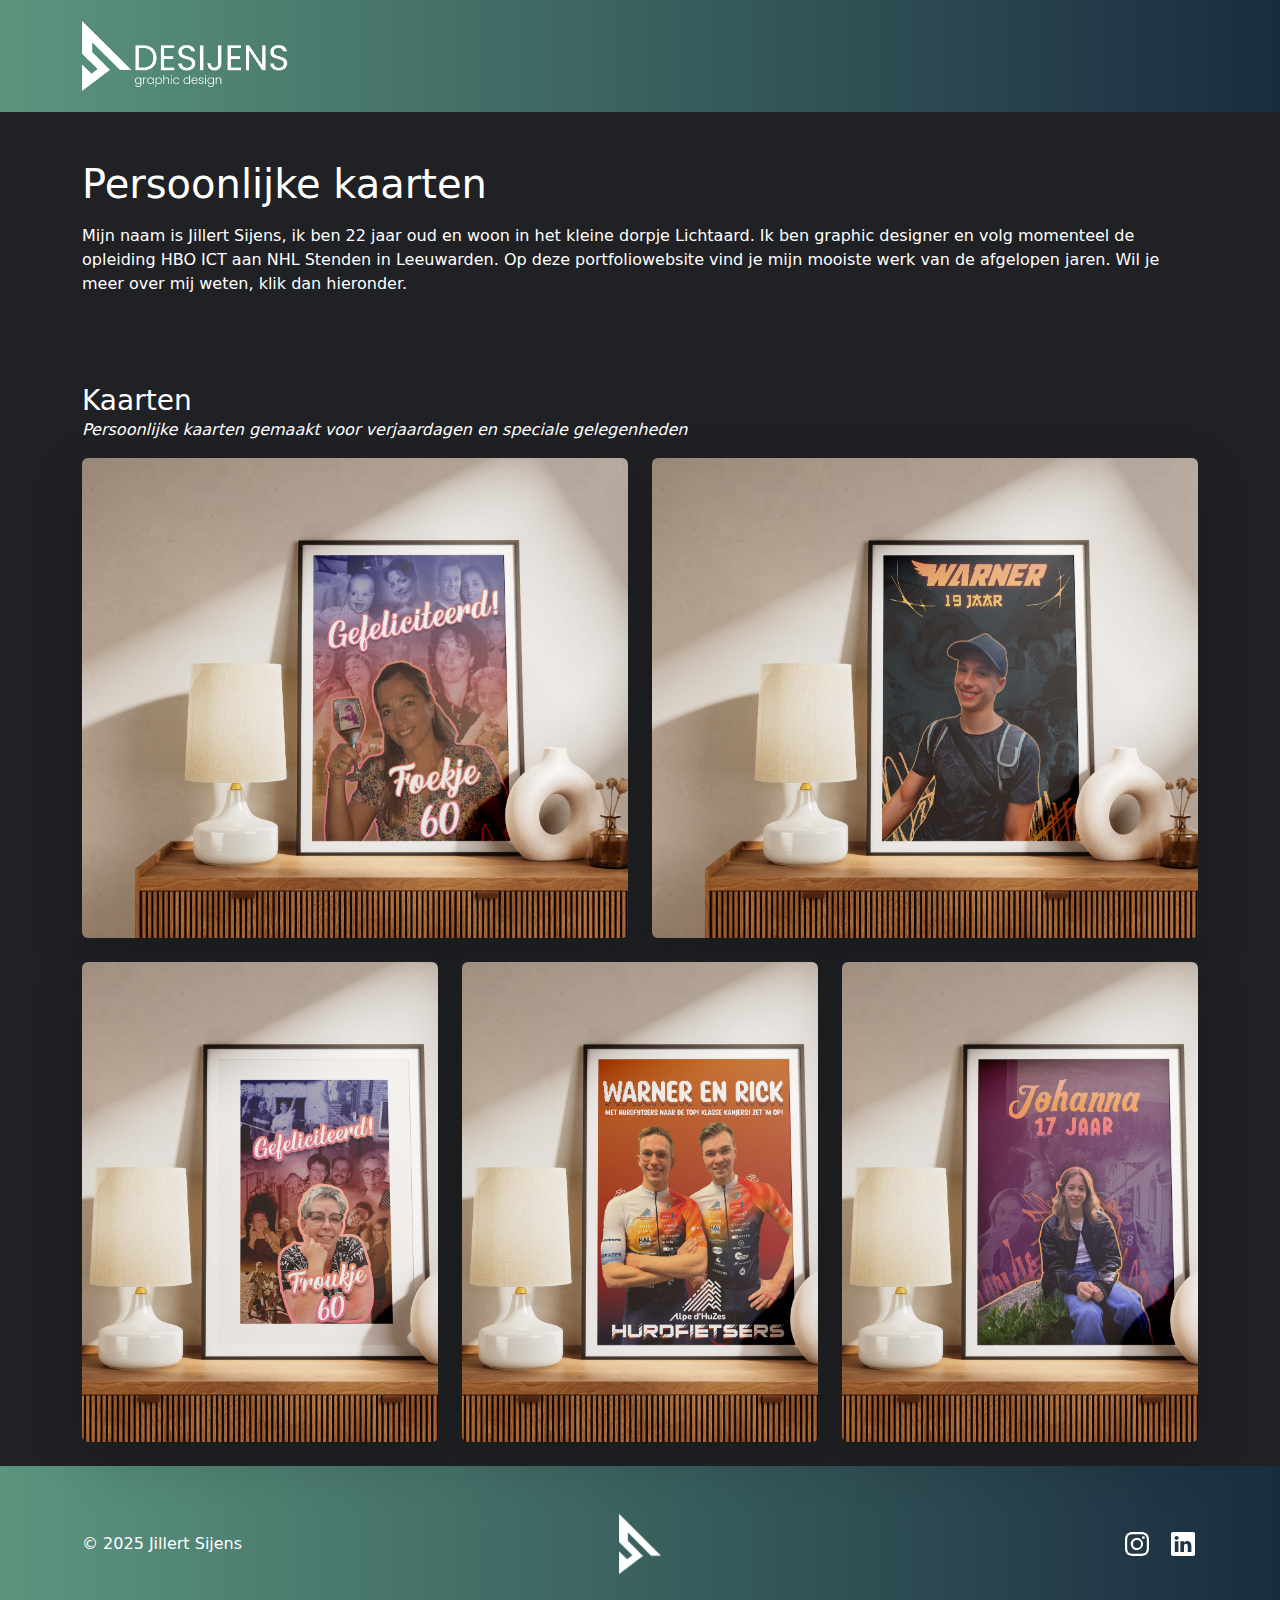
<file: docs/kaarten.html>
﻿<!DOCTYPE html>
<html lang="nl" xmlns:object-fit="http://www.w3.org/1999/xhtml">
<head>
    <meta charset="utf-8">
    <meta name="viewport" content="width=device-width, initial-scale=1">
    <title>DeSijens Portfolio</title>
    <link href="https://cdn.jsdelivr.net/npm/bootstrap@5.3.2/dist/css/bootstrap.min.css" rel="stylesheet">
    <link rel="stylesheet" href="style.css">
    <link rel="icon" href="img/favicon0.png" type="image/png">
</head>

<body>
<!-- Header -->
<header id="header">
    <div class="container">
        <div class="row">
            <div class="col pt-2 pb-2">
                <nav class="navbar navbar-expand-lg navbar-dark">
                    <a class="navbar-brand" href="index.html">
                        <img src="img/logo1.png" width="auto" height="70" class="d-inline-block align-top" alt="">
                    </a>
                </nav>
            </div>
        </div>
    </div>
</header>
<!-- Intro -->
<section class="pb-5">
    <div class="container">
        <div class="row pt-5 pb-2">
            <div class="col">
                <h1>Persoonlijke kaarten</h1>
            </div>
        </div>
        <div class="row">
            <div class="col-12">
                <p>Mijn naam is Jillert Sijens, ik ben 22 jaar oud en woon in het kleine dorpje Lichtaard.
                    Ik ben graphic designer en volg momenteel de opleiding HBO ICT aan NHL Stenden in Leeuwarden.
                    Op deze portfoliowebsite vind je mijn mooiste werk van de afgelopen jaren. Wil je meer over mij weten, klik dan hieronder.
                </p>
            </div>
        </div>
    </div>
</section>

<!-- Persoonlijke kaarten -->
<section class="pt-4 pb-4">
    <div class="container">
        <div class="row">
            <div class="col-12">
                <h3>Kaarten</h3>
                <p class="fst-italic mt-n2">Persoonlijke kaarten gemaakt voor verjaardagen en speciale gelegenheden</p>
            </div>
        </div>
        <div class="row g-4">
            <div class="col-lg-6 col-12">
                <div class="image-container shadow-lg">
                    <img src="img/Poster0.jpg" alt="" class="rounded">
                </div>
            </div>
            <div class="col-lg-6 col-12">
                <div class="image-container shadow-lg">
                    <img src="img/Poster1.jpg" alt="" class="rounded">
                </div>
            </div>
            <div class="col-lg-4 col-12">
                <div class="image-container shadow-lg">
                    <img src="img/Poster2.jpg" alt="" class="rounded">
                </div>
            </div>

            <div class="col-lg-4 col-12">
                <div class="image-container shadow-lg">
                    <img src="img/Poster3.jpg" alt="" class="rounded">
                </div>
            </div>
            <div class="col-lg-4 col-12">
                <div class="image-container shadow-lg">
                    <img src="img/Poster4.jpg" alt="" class="rounded">
                </div>
            </div>
        </div>
    </div>
</section>
<!-- Footer -->
<section class="p-5 gradient">
    <footer class="d-flex flex-wrap justify-content-between align-items-center container">
        <div class="col-lg-4 d-flex align-items-center">
            <span class=" text-white">© 2025 Jillert Sijens</span>
        </div>

        <div class="col-lg-4 d-flex justify-content-center align-items-center">
            <a href="index.html" class="text-body-secondary text-decoration-none lh-1" aria-label="Bootstrap">
                <img src="img/Logo0.png" alt="logoIcon" width="100%" height="60">
            </a>
        </div>
        <ul class="nav col-lg-4 justify-content-end list-unstyled d-flex align-items-center">
            <li class="ms-3">
                <a class="text-white" href="https://www.instagram.com/desijensart/" aria-label="Instagram">
                    <svg xmlns="http://www.w3.org/2000/svg" width="30" height="24" fill="currentColor" class="bi bi-instagram" viewBox="0 0 16 16">
                        <path d="M8 0C5.829 0 5.556.01 4.703.048 3.85.088 3.269.222 2.76.42a3.9 3.9 0 0 0-1.417.923A3.9 3.9 0 0 0 .42 2.76C.222 3.268.087 3.85.048 4.7.01 5.555 0 5.827 0 8.001c0 2.172.01 2.444.048 3.297.04.852.174 1.433.372 1.942.205.526.478.972.923 1.417.444.445.89.719 1.416.923.51.198 1.09.333 1.942.372C5.555 15.99 5.827 16 8 16s2.444-.01 3.298-.048c.851-.04 1.434-.174 1.943-.372a3.9 3.9 0 0 0 1.416-.923c.445-.445.718-.891.923-1.417.197-.509.332-1.09.372-1.942C15.99 10.445 16 10.173 16 8s-.01-2.445-.048-3.299c-.04-.851-.175-1.433-.372-1.941a3.9 3.9 0 0 0-.923-1.417A3.9 3.9 0 0 0 13.24.42c-.51-.198-1.092-.333-1.943-.372C10.443.01 10.172 0 7.998 0zm-.717 1.442h.718c2.136 0 2.389.007 3.232.046.78.035 1.204.166 1.486.275.373.145.64.319.92.599s.453.546.598.92c.11.281.24.705.275 1.485.039.843.047 1.096.047 3.231s-.008 2.389-.047 3.232c-.035.78-.166 1.203-.275 1.485a2.5 2.5 0 0 1-.599.919c-.28.28-.546.453-.92.598-.28.11-.704.24-1.485.276-.843.038-1.096.047-3.232.047s-2.39-.009-3.233-.047c-.78-.036-1.203-.166-1.485-.276a2.5 2.5 0 0 1-.92-.598 2.5 2.5 0 0 1-.6-.92c-.109-.281-.24-.705-.275-1.485-.038-.843-.046-1.096-.046-3.233s.008-2.388.046-3.231c.036-.78.166-1.204.276-1.486.145-.373.319-.64.599-.92s.546-.453.92-.598c.282-.11.705-.24 1.485-.276.738-.034 1.024-.044 2.515-.045zm4.988 1.328a.96.96 0 1 0 0 1.92.96.96 0 0 0 0-1.92m-4.27 1.122a4.109 4.109 0 1 0 0 8.217 4.109 4.109 0 0 0 0-8.217m0 1.441a2.667 2.667 0 1 1 0 5.334 2.667 2.667 0 0 1 0-5.334"/>
                    </svg>
                </a>
            </li>
            <li class="ms-3">
                <a class="text-white" href="https://www.linkedin.com/in/jillert-sijens/" aria-label="LinkedIn">
                    <svg xmlns="http://www.w3.org/2000/svg" width="30" height="24" fill="currentColor" class="bi bi-linkedin" viewBox="0 0 16 16">
                        <path d="M0 1.146C0 .513.526 0 1.175 0h13.65C15.474 0 16 .513 16 1.146v13.708c0 .633-.526 1.146-1.175 1.146H1.175C.526 16 0 15.487 0 14.854zm4.943 12.248V6.169H2.542v7.225zm-1.2-8.212c.837 0 1.358-.554 1.358-1.248-.015-.709-.52-1.248-1.342-1.248S2.4 3.226 2.4 3.934c0 .694.521 1.248 1.327 1.248zm4.908 8.212V9.359c0-.216.016-.432.08-.586.173-.431.568-.878 1.232-.878.869 0 1.216.662 1.216 1.634v3.865h2.401V9.25c0-2.22-1.184-3.252-2.764-3.252-1.274 0-1.845.7-2.165 1.193v.025h-.016l.016-.025V6.169h-2.4c.03.678 0 7.225 0 7.225z"/>
                    </svg>
                </a>
            </li>
        </ul>
    </footer>
</section>
</body>
</file>
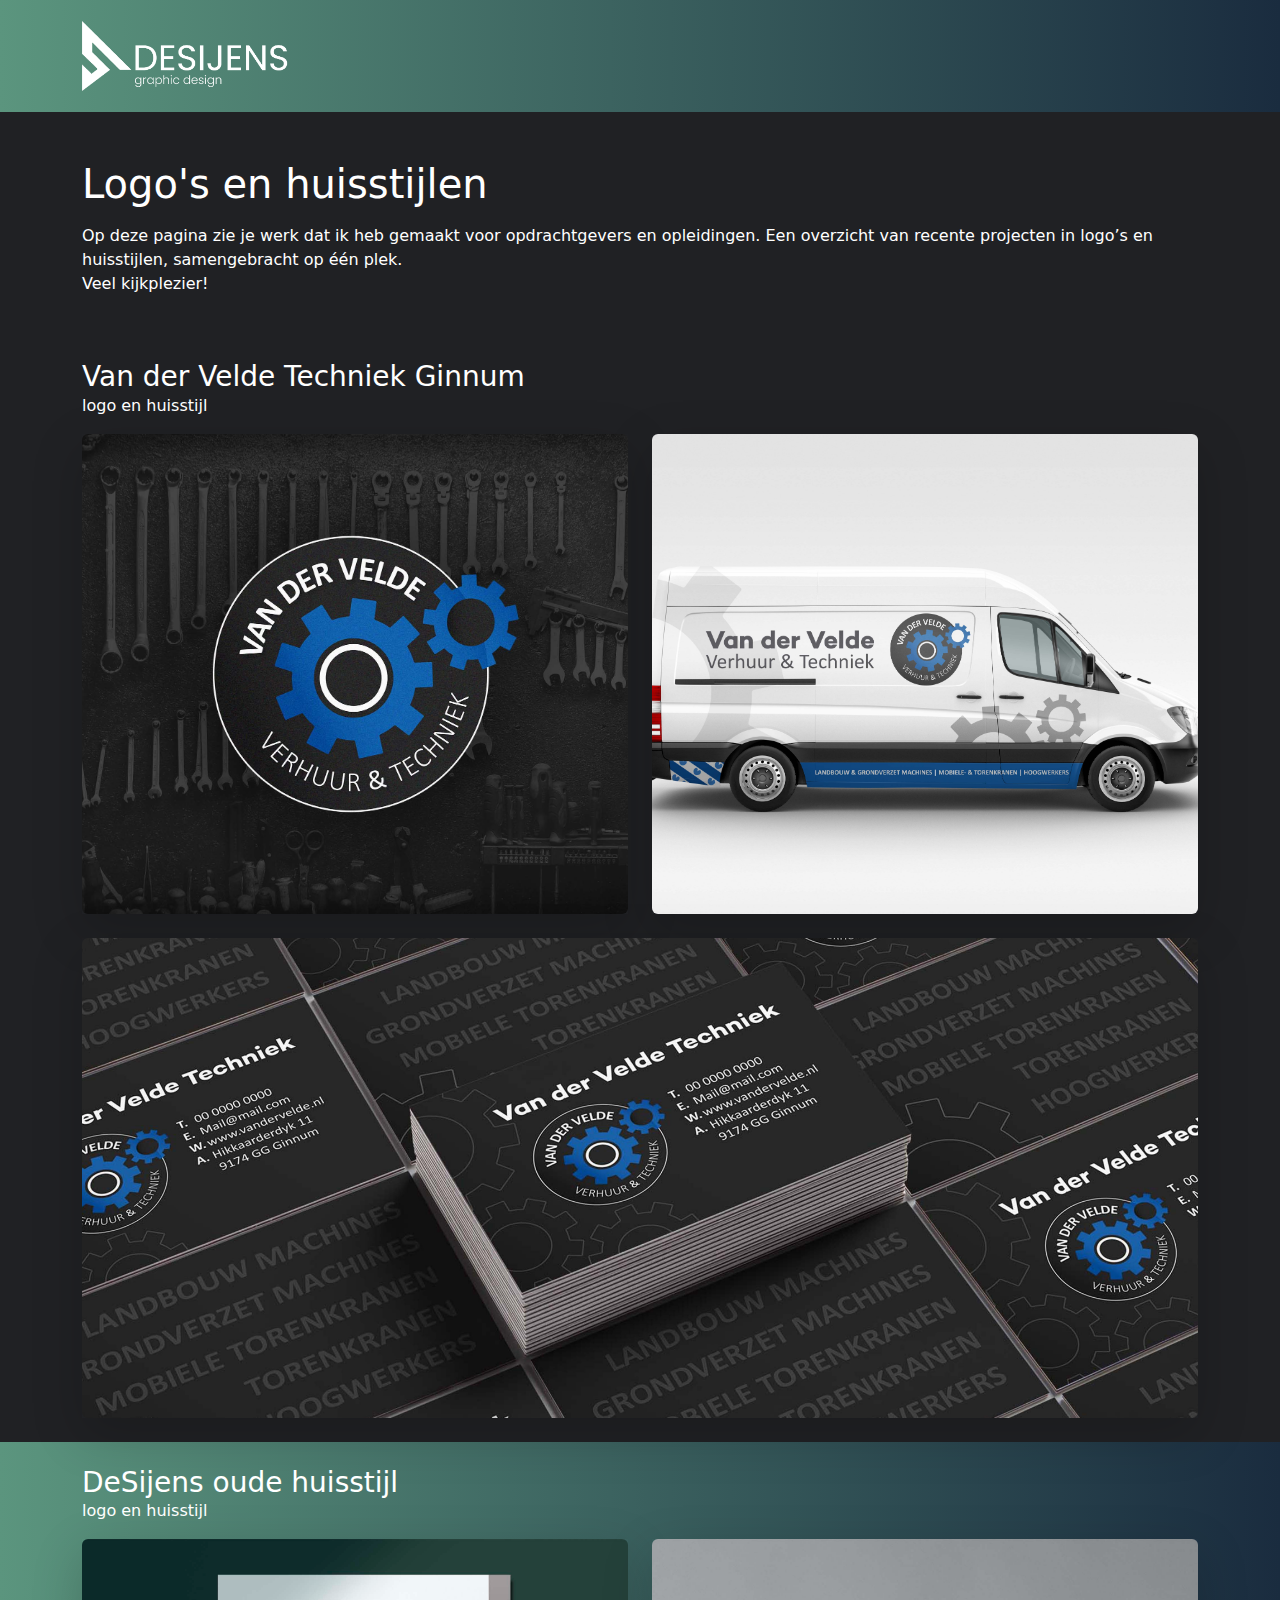
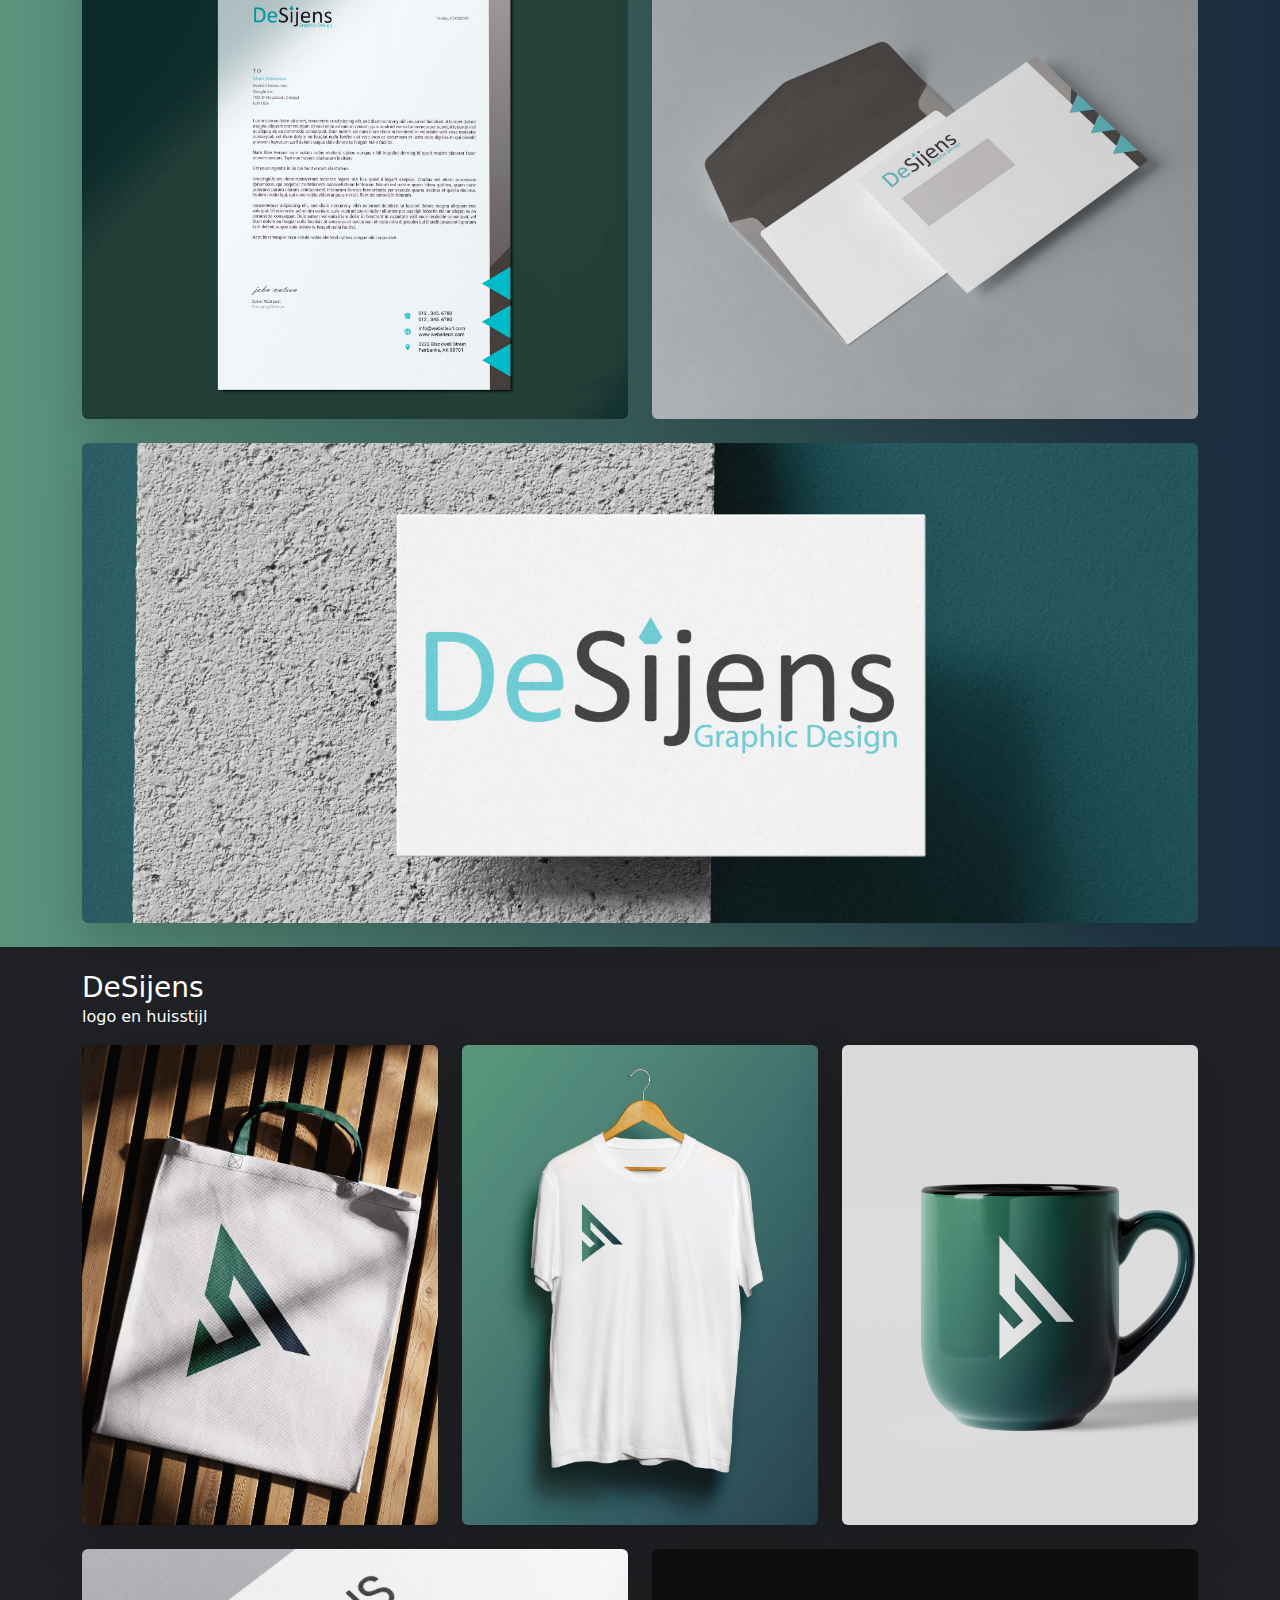
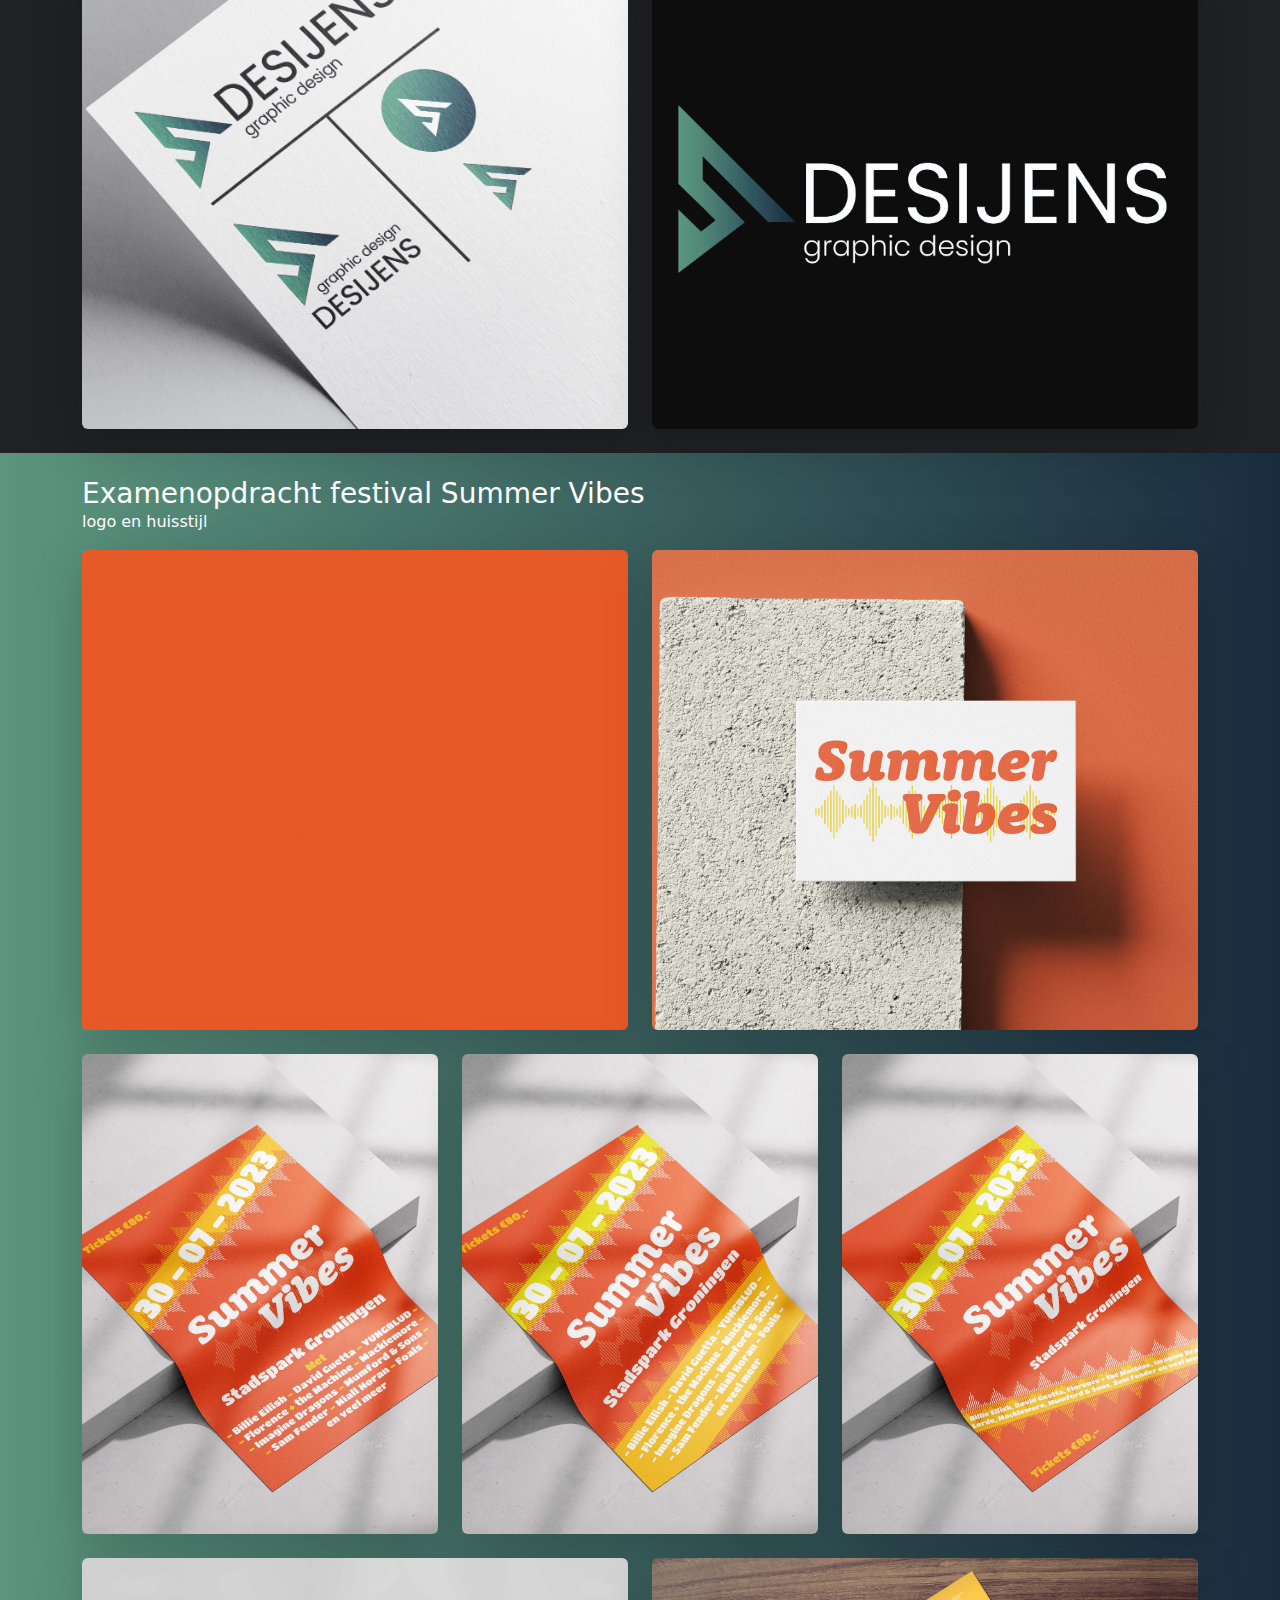
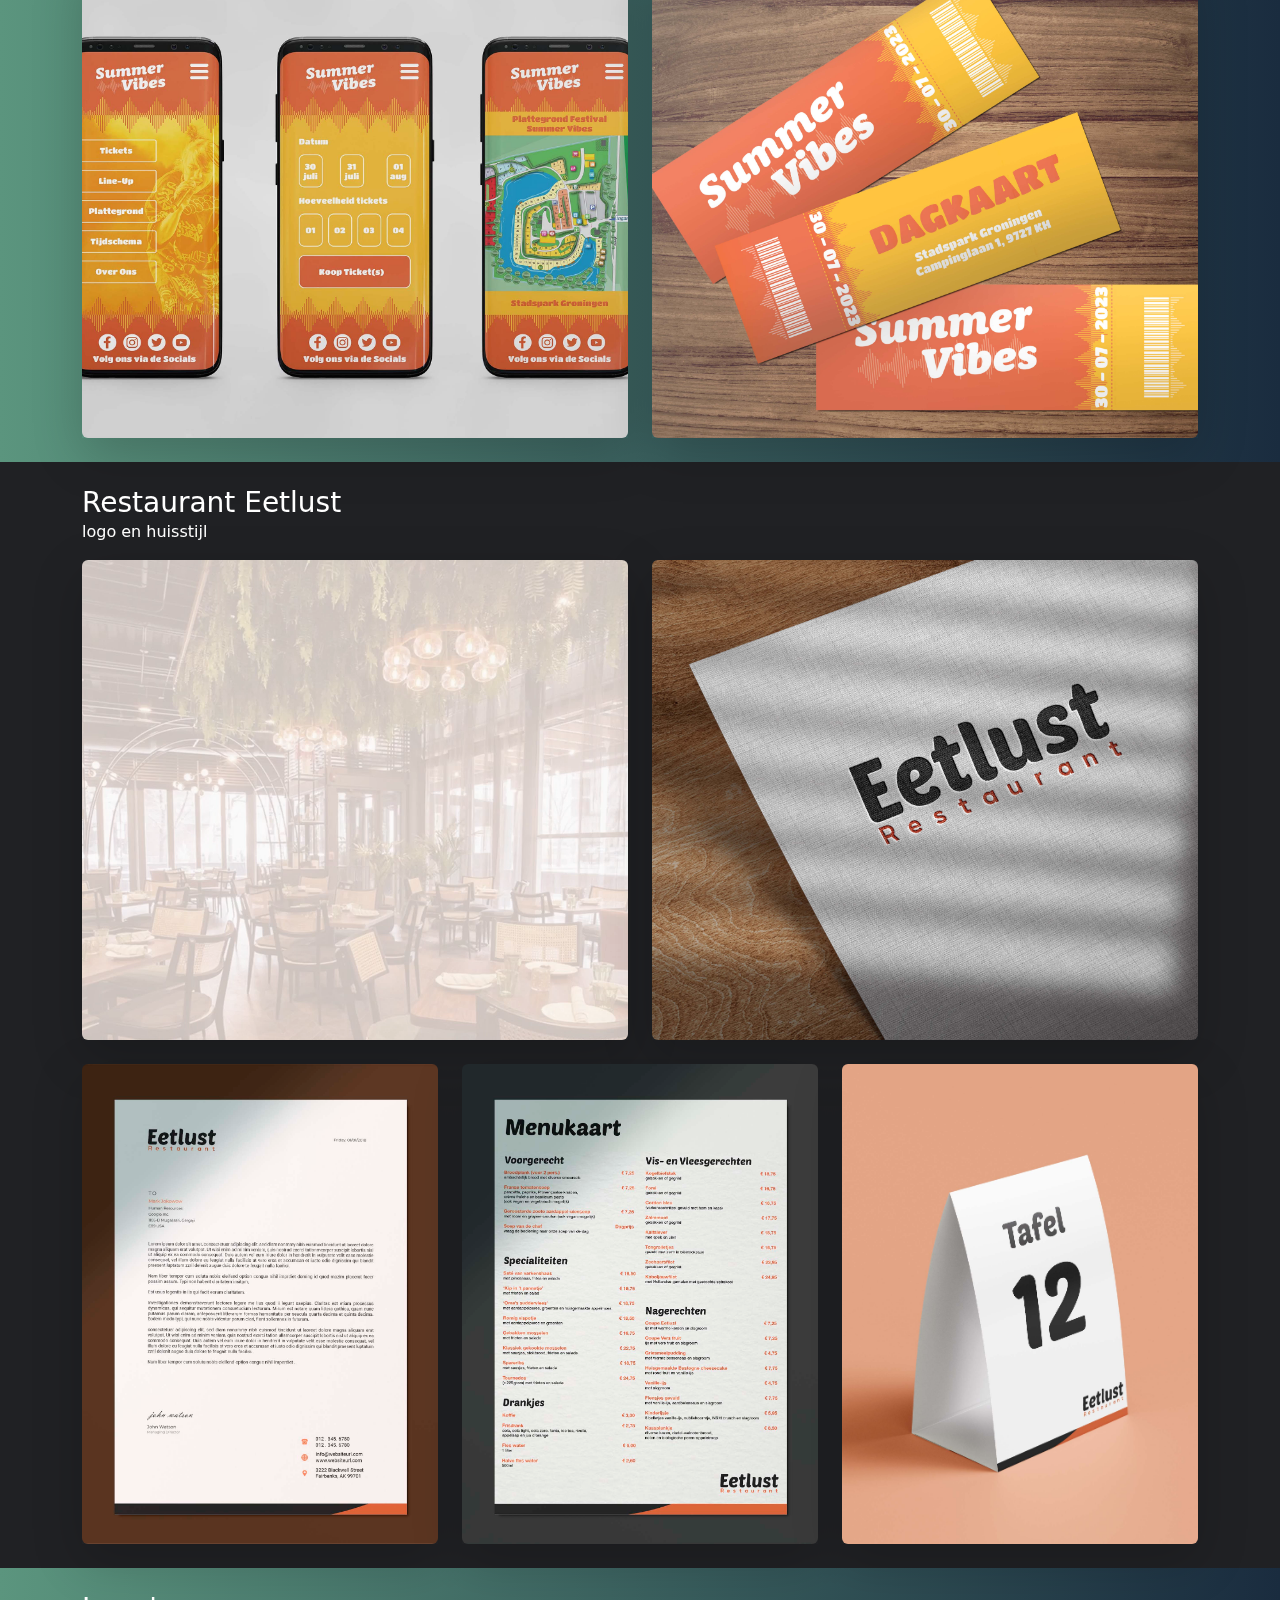
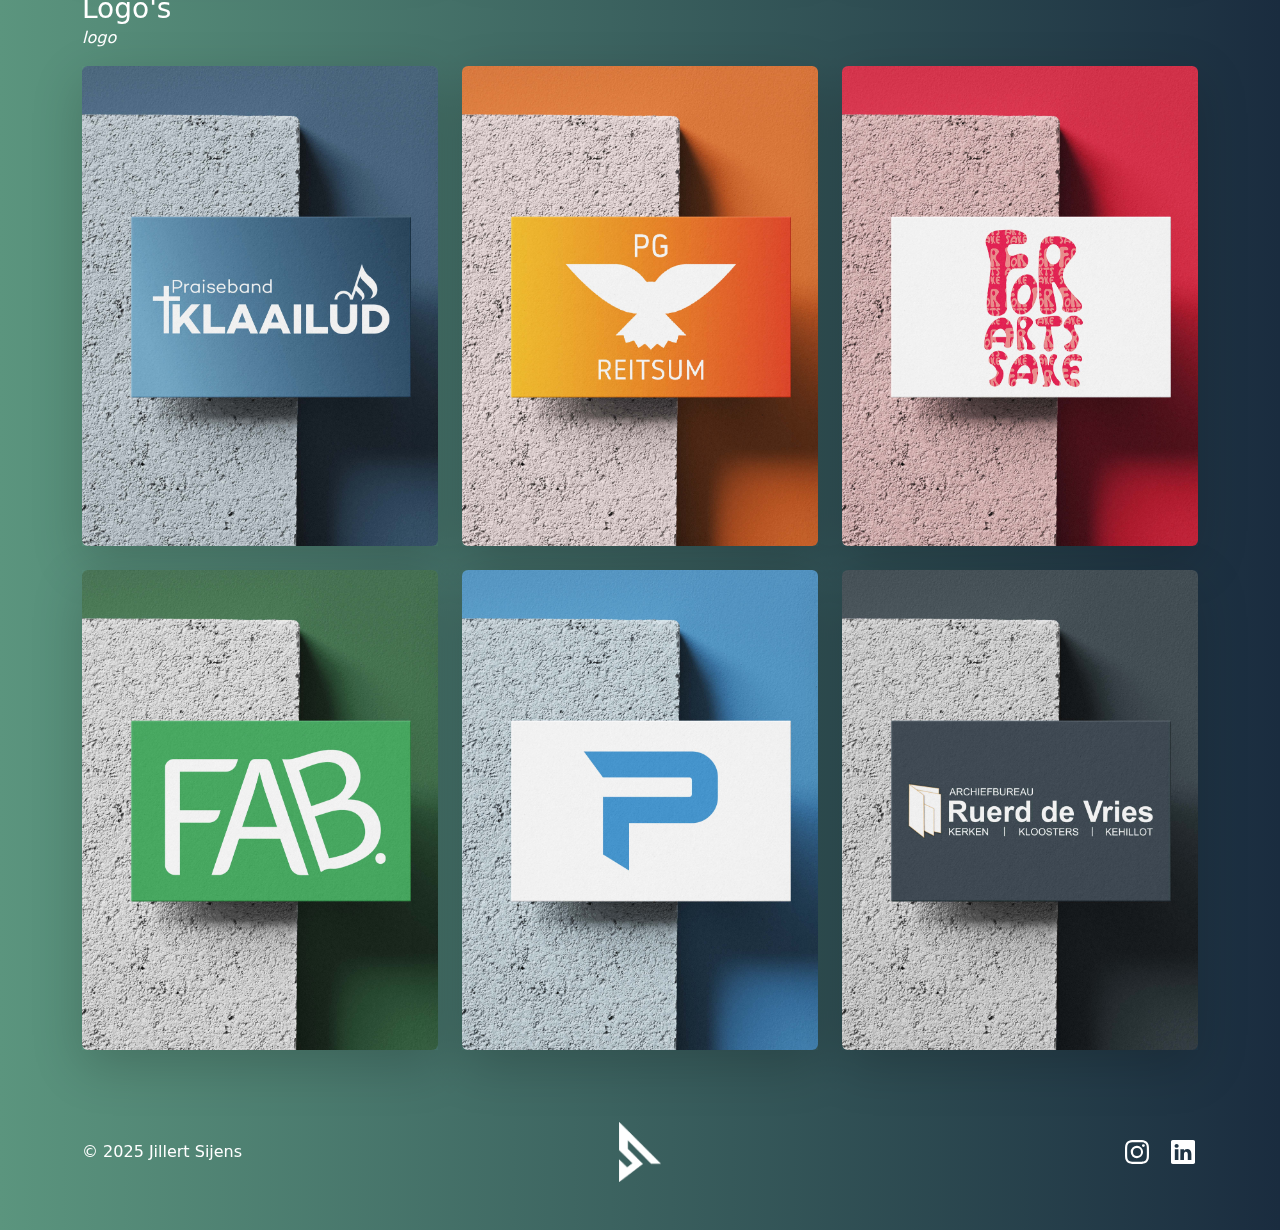
<file: docs/logo&huisstijl.html>
﻿<!DOCTYPE html>
<html lang="nl" xmlns:object-fit="http://www.w3.org/1999/xhtml">
<head>
    <meta charset="utf-8">
    <meta name="viewport" content="width=device-width, initial-scale=1">
    <title>DeSijens Portfolio</title>
    <link href="https://cdn.jsdelivr.net/npm/bootstrap@5.3.2/dist/css/bootstrap.min.css" rel="stylesheet">
    <link rel="stylesheet" href="style.css">
    <link rel="icon" href="img/favicon0.png" type="image/png">
</head>

<body>
<!-- Header -->
<header id="header">
    <div class="container">
        <div class="row">
            <div class="col pt-2 pb-2">
                <nav class="navbar navbar-expand-lg navbar-dark">
                    <a class="navbar-brand" href="index.html">
                        <img src="img/logo1.png" width="auto" height="70" class="d-inline-block align-top" alt="">
                    </a>
                </nav>
            </div>
        </div>
    </div>
</header>
<!-- Intro -->
<section class="pb-5">
    <div class="container">
        <div class="row pt-5 pb-2">
            <div class="col">
                <h1>Logo's en huisstijlen</h1>
            </div>
        </div>
        <div class="row">
            <div class="col-12">
                <p>Op deze pagina zie je werk dat ik heb gemaakt voor opdrachtgevers en opleidingen.
                    Een overzicht van recente projecten in logo’s en huisstijlen, samengebracht op één plek. <br>
                    Veel kijkplezier!
                </p>
            </div>
        </div>
    </div>
</section>

<!-- Van der Velde Techniek -->
<section class="pb-4">
    <div class="container">
        <div class="row">
            <div class="col-12">
                <h3>Van der Velde Techniek Ginnum</h3>
                <p class="font-italic mt-n2">logo en huisstijl</p>
            </div>
        </div>
        <div class="row g-4">
            <div class="col-12 col-lg-6">
                <div class="image-container shadow-lg">
                    <img src="img/VDVT3.jpg" alt="" class="rounded">
                </div>
            </div>
            <div class="col-12 col-lg-6">
                <div class="image-container shadow-lg">
                    <img src="img/VDVT1.jpg" alt="" class="rounded">
                </div>
            </div>
            <div class="col-12">
                <div class="image-container shadow-lg">
                    <img src="img/VDVT0.jpg" alt="" class="rounded">
                </div>
            </div>
        </div>
    </div>
</section>

<!-- DeSijens oud -->
<section class="gradient pt-4 pb-4">
    <div class="container">
        <div class="row">
            <div class="col-12">
                <h3>DeSijens oude huisstijl</h3>
                <p class="font-italic mt-n2">logo en huisstijl</p>
            </div>
        </div>
        <div class="row g-4">
            <div class="col-12 col-lg-6">
                <div class="image-container shadow-lg">
                    <img src="img/DeSijensO1.jpg" alt="" class="rounded">
                </div>
            </div>
            <div class="col-12 col-lg-6">
                <div class="image-container shadow-lg">
                    <img src="img/DeSijensO3.jpg" alt="" class="rounded">
                </div>
            </div>
            <div class="col-12">
                <div class="image-container shadow-lg">
                    <img src="img/DeSijensO0.jpg" alt="" class="rounded">
                </div>
            </div>
        </div>
    </div>
</section>
<!-- DeSijens -->
<section class="pb-4 pt-4">
    <div class="container">
        <div class="row">
            <div class="col-12">
                <h3>DeSijens</h3>
                <p class="font-italic mt-n2">logo en huisstijl</p>
            </div>
        </div>
        <div class="row g-4">
            <div class="col-lg-4 col-12">
                <div class="image-container shadow-lg">
                    <img src="img/DeSijens1.jpg" alt="" class="rounded">
                </div>
            </div>
            <div class="col-lg-4 col-12">
                <div class="image-container shadow-lg">
                    <img src="img/DeSijens2.jpg" alt="" class="rounded">
                </div>
            </div>
            <div class="col-lg-4 col-12">
                <div class="image-container shadow-lg">
                    <img src="img/DeSijens3.jpg" alt="" class="rounded">
                </div>
            </div>
            <div class="col-lg-6 col-12">
                <div class="image-container shadow-lg">
                    <img src="img/DeSijens0.jpg" alt="" class="rounded">
                </div>
            </div>
            <div class="col-lg-6 col-12">
                <div class="image-container shadow-lg">
                    <img src="img/DeSijens4.jpg" alt="" class="rounded">
                </div>
            </div>
        </div>
    </div>
</section>

<!-- Festival Summer Vibes -->
<section class="gradient pb-4 pt-4">
    <div class="container">
        <div class="row">
            <div class="col-12">
                <h3>Examenopdracht festival Summer Vibes</h3>
                <p class="font-italic mt-n2">logo en huisstijl</p>
            </div>
        </div>
        <div class="row g-4">
            <div class="col-lg-6 col-12">
                <div class="image-container shadow-lg">
                    <video class="rounded" width="auto" height="" autoplay muted playsinline loop>
                        <source src="vid/VidSummerVibes.mp4" type="video/mp4">
                    </video>
                </div>
            </div>
            <div class="col-lg-6 col-12">
                <div class="image-container shadow-lg">
                    <img src="img/SV7.jpg" alt="" class="rounded">
                </div>
            </div>
            <div class="col-4">
                <div class="image-container shadow-lg">
                    <img src="img/SV0.jpg" alt="" class="rounded">
                </div>
            </div>
            <div class="col-4">
                <div class="image-container shadow-lg">
                    <img src="img/SV1.jpg" alt="" class="rounded">
                </div>
            </div>
            <div class="col-4">
                <div class="image-container shadow-lg">
                    <img src="img/SV2.jpg" alt="" class="rounded">
                </div>
            </div>
            <div class="col-lg-6 col-12">
                <div class="image-container shadow-lg">
                    <img src="img/SV4.jpg" alt="" class="rounded">
                </div>
            </div>
            <div class="col-lg-6 col-12">
                <div class="image-container shadow-lg">
                    <img src="img/SV3.jpg" alt="" class="rounded">
                </div>
            </div>
        </div>
    </div>
</section>

<!-- Restaurant Eetlust -->
<section class="pb-4 pt-4">
    <div class="container">
        <div class="row">
            <div class="col-12">
                <h3>Restaurant Eetlust</h3>
                <p class="font-italic mt-n2">logo en huisstijl</p>
            </div>
        </div>
        <div class="row g-4">
            <div class="col-lg-6 col-12">
                <div class="image-container shadow-lg">
                    <video class="rounded" width="auto" height="" autoplay muted playsinline loop>
                        <source src="vid/VidEetLust.mp4" type="video/mp4">
                    </video>
                </div>
            </div>
            <div class="col-lg-6 col-12">
                <div class="image-container shadow-lg">
                    <img src="img/EetLust0.jpg" alt="" class="rounded">
                </div>
            </div>
            <div class="col-lg-4 col-12">
                <div class="image-container shadow-lg">
                    <img src="img/EetLust3.jpg" alt="" class="rounded">
                </div>
            </div>
            <div class="col-lg-4 col-12">
                <div class="image-container shadow-lg">
                    <img src="img/EetLust1.jpg" alt="" class="rounded">
                </div>
            </div>
            <div class="col-lg-4 col-12">
                <div class="image-container shadow-lg">
                    <img src="img/EetLust2.jpg" alt="" class="rounded">
                </div>
            </div>
        </div>
    </div>
</section>

<!-- Overige Logo's -->
<section class="pb-4 pt-4 gradient">
    <div class="container">
        <div class="row">
            <div class="col-12">
                <h3>Logo's</h3>
                <p class="fst-italic mt-n2">logo</p>
            </div>
        </div>
        <div class="row g-4">
            <div class="col-lg-4 col-12">
                <div class="image-container shadow-lg">
                    <img src="img/Logo5.jpg" alt="" class="rounded">
                </div>
            </div>
            <div class="col-lg-4 col-12">
                <div class="image-container shadow-lg">
                    <img src="img/Logo6.jpg" alt="" class="rounded">
                </div>
            </div>
            <div class="col-lg-4 col-12">
                <div class="image-container shadow-lg">
                    <img src="img/Logo8.jpg" alt="" class="rounded">
                </div>
            </div>
            <div class="col-lg-4 col-12">
                <div class="image-container shadow-lg">
                    <img src="img/Logo7.jpg" alt="" class="rounded">
                </div>
            </div>
            <div class="col-lg-4 col-12">
                <div class="image-container shadow-lg">
                    <img src="img/Logo4.jpg" alt="" class="rounded">
                </div>
            </div>
            <div class="col-lg-4 col-12">
                <div class="image-container shadow-lg">
                    <img src="img/Logo1.jpg" alt="" class="rounded">
                </div>
            </div>
        </div>
    </div>
</section>
<!-- Footer -->
<section class="p-5 gradient">
    <footer class="d-flex flex-wrap justify-content-between align-items-center container">
        <div class="col-lg-4 d-flex align-items-center">
            <span class=" text-white">© 2025 Jillert Sijens</span>
        </div>

        <div class="col-lg-4 d-flex justify-content-center align-items-center">
            <a href="index.html" class="text-body-secondary text-decoration-none lh-1" aria-label="Bootstrap">
                <img src="img/Logo0.png" alt="logoIcon" width="100%" height="60">
            </a>
        </div>
        <ul class="nav col-lg-4 justify-content-end list-unstyled d-flex align-items-center">
            <li class="ms-3">
                <a class="text-white" href="https://www.instagram.com/desijensart/" aria-label="Instagram">
                    <svg xmlns="http://www.w3.org/2000/svg" width="30" height="24" fill="currentColor" class="bi bi-instagram" viewBox="0 0 16 16">
                        <path d="M8 0C5.829 0 5.556.01 4.703.048 3.85.088 3.269.222 2.76.42a3.9 3.9 0 0 0-1.417.923A3.9 3.9 0 0 0 .42 2.76C.222 3.268.087 3.85.048 4.7.01 5.555 0 5.827 0 8.001c0 2.172.01 2.444.048 3.297.04.852.174 1.433.372 1.942.205.526.478.972.923 1.417.444.445.89.719 1.416.923.51.198 1.09.333 1.942.372C5.555 15.99 5.827 16 8 16s2.444-.01 3.298-.048c.851-.04 1.434-.174 1.943-.372a3.9 3.9 0 0 0 1.416-.923c.445-.445.718-.891.923-1.417.197-.509.332-1.09.372-1.942C15.99 10.445 16 10.173 16 8s-.01-2.445-.048-3.299c-.04-.851-.175-1.433-.372-1.941a3.9 3.9 0 0 0-.923-1.417A3.9 3.9 0 0 0 13.24.42c-.51-.198-1.092-.333-1.943-.372C10.443.01 10.172 0 7.998 0zm-.717 1.442h.718c2.136 0 2.389.007 3.232.046.78.035 1.204.166 1.486.275.373.145.64.319.92.599s.453.546.598.92c.11.281.24.705.275 1.485.039.843.047 1.096.047 3.231s-.008 2.389-.047 3.232c-.035.78-.166 1.203-.275 1.485a2.5 2.5 0 0 1-.599.919c-.28.28-.546.453-.92.598-.28.11-.704.24-1.485.276-.843.038-1.096.047-3.232.047s-2.39-.009-3.233-.047c-.78-.036-1.203-.166-1.485-.276a2.5 2.5 0 0 1-.92-.598 2.5 2.5 0 0 1-.6-.92c-.109-.281-.24-.705-.275-1.485-.038-.843-.046-1.096-.046-3.233s.008-2.388.046-3.231c.036-.78.166-1.204.276-1.486.145-.373.319-.64.599-.92s.546-.453.92-.598c.282-.11.705-.24 1.485-.276.738-.034 1.024-.044 2.515-.045zm4.988 1.328a.96.96 0 1 0 0 1.92.96.96 0 0 0 0-1.92m-4.27 1.122a4.109 4.109 0 1 0 0 8.217 4.109 4.109 0 0 0 0-8.217m0 1.441a2.667 2.667 0 1 1 0 5.334 2.667 2.667 0 0 1 0-5.334"/>
                    </svg>
                </a>
            </li>
            <li class="ms-3">
                <a class="text-white" href="https://www.linkedin.com/in/jillert-sijens/" aria-label="LinkedIn">
                    <svg xmlns="http://www.w3.org/2000/svg" width="30" height="24" fill="currentColor" class="bi bi-linkedin" viewBox="0 0 16 16">
                        <path d="M0 1.146C0 .513.526 0 1.175 0h13.65C15.474 0 16 .513 16 1.146v13.708c0 .633-.526 1.146-1.175 1.146H1.175C.526 16 0 15.487 0 14.854zm4.943 12.248V6.169H2.542v7.225zm-1.2-8.212c.837 0 1.358-.554 1.358-1.248-.015-.709-.52-1.248-1.342-1.248S2.4 3.226 2.4 3.934c0 .694.521 1.248 1.327 1.248zm4.908 8.212V9.359c0-.216.016-.432.08-.586.173-.431.568-.878 1.232-.878.869 0 1.216.662 1.216 1.634v3.865h2.401V9.25c0-2.22-1.184-3.252-2.764-3.252-1.274 0-1.845.7-2.165 1.193v.025h-.016l.016-.025V6.169h-2.4c.03.678 0 7.225 0 7.225z"/>
                    </svg>
                </a>
            </li>
        </ul>
    </footer>
</section>
</body>
</file>
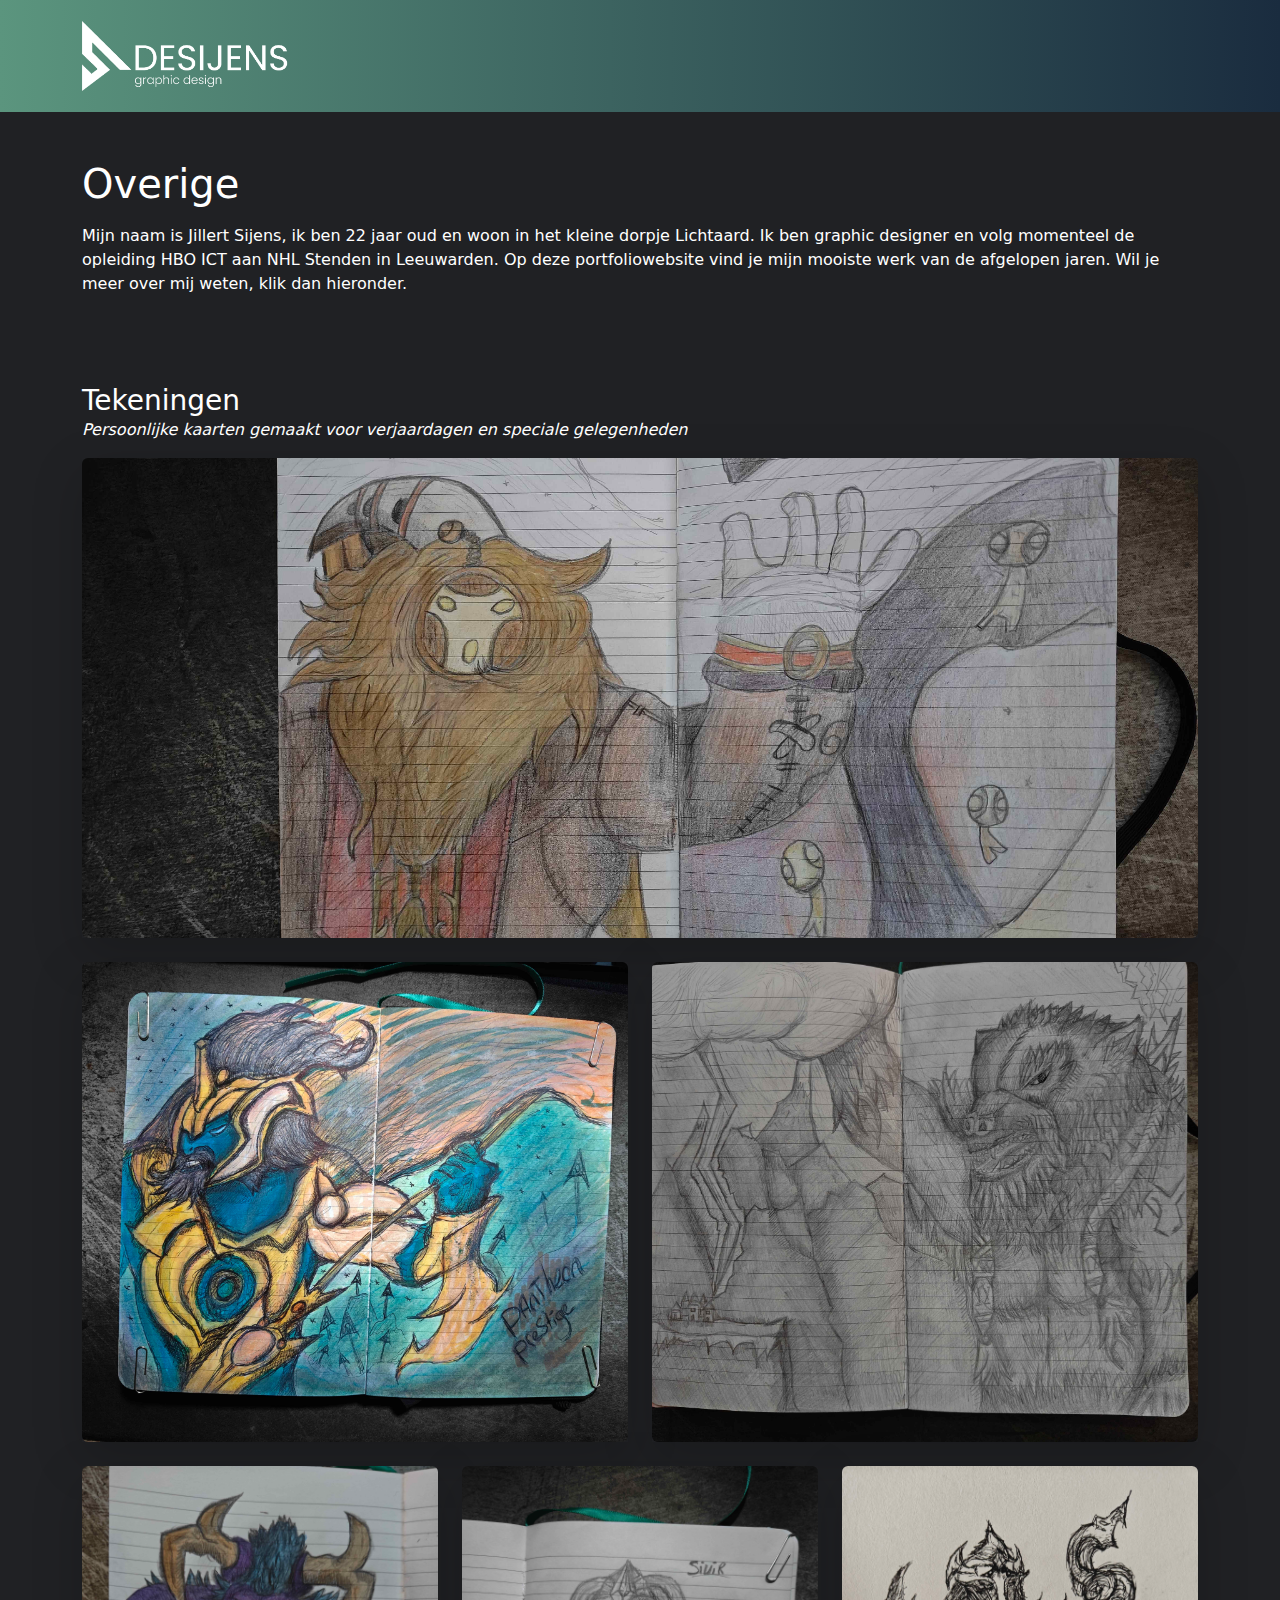
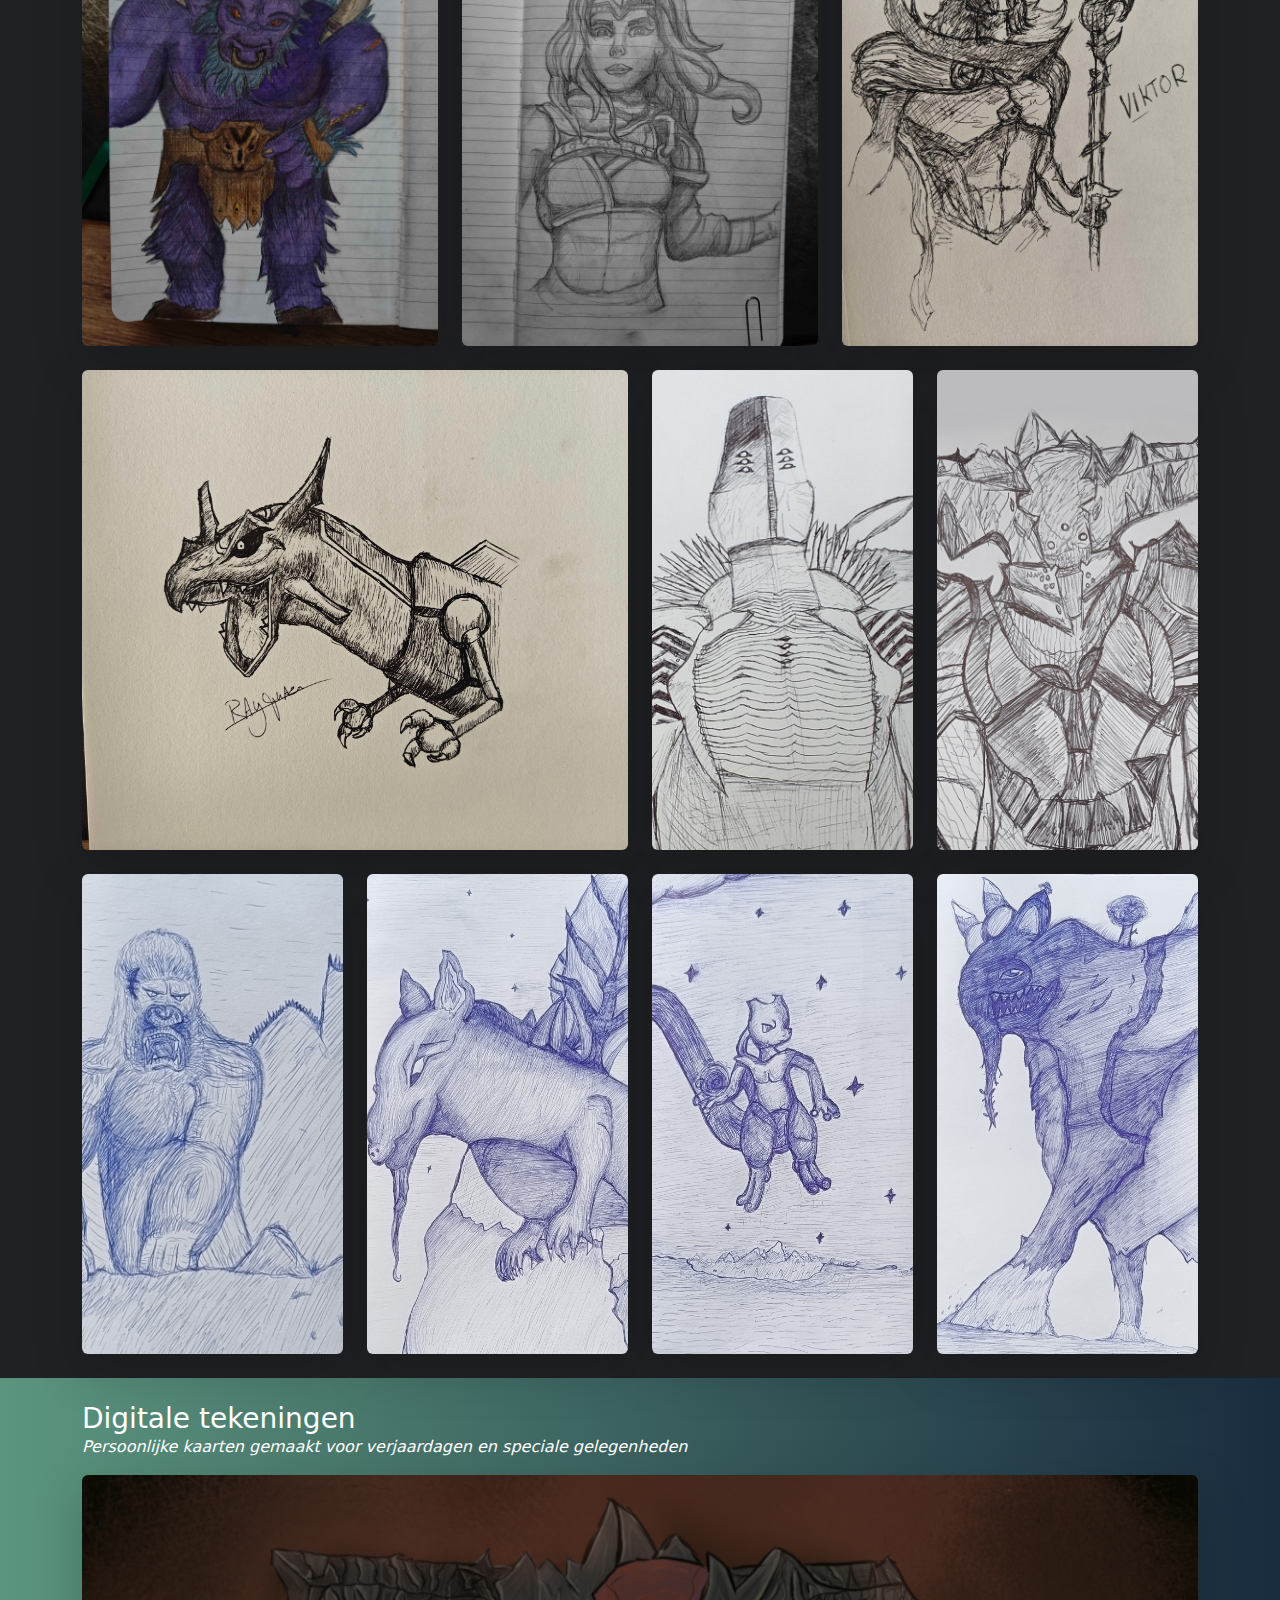
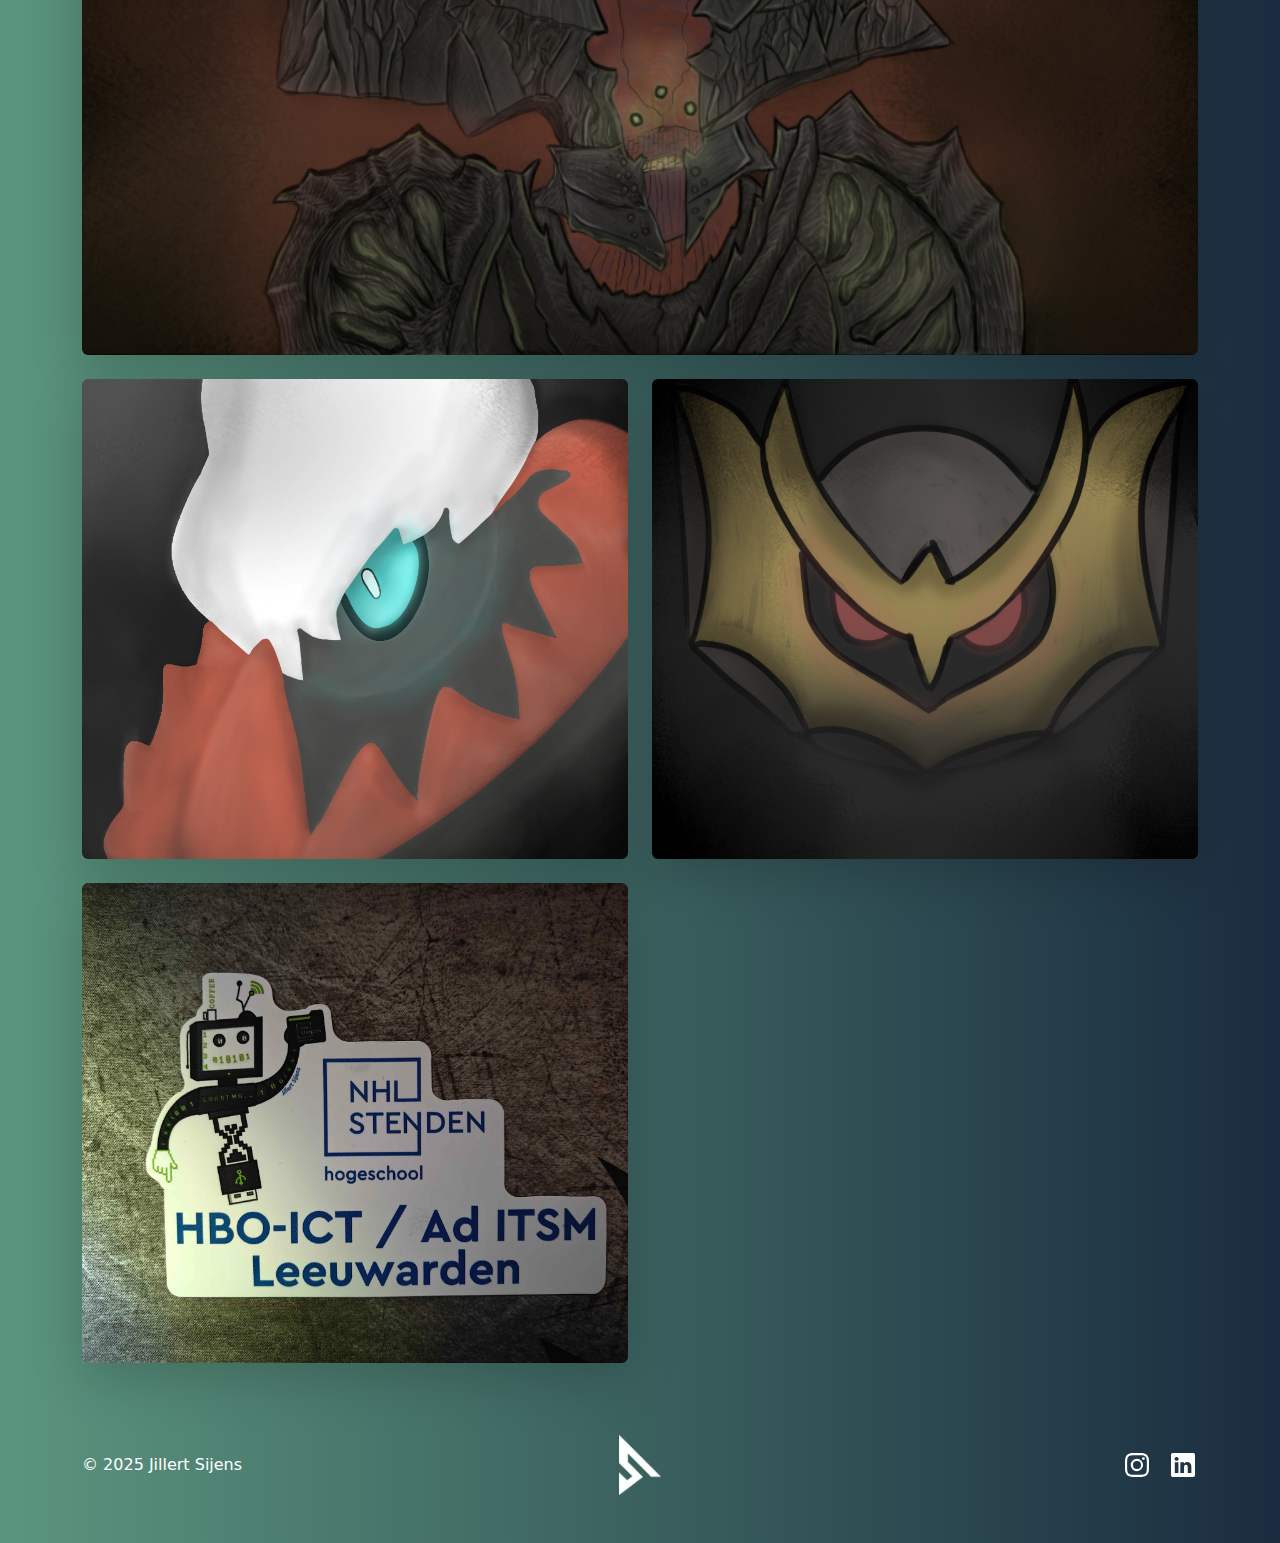
<file: docs/overige.html>
<!DOCTYPE html>
<html lang="nl" xmlns:object-fit="http://www.w3.org/1999/xhtml">
<head>
    <meta charset="utf-8">
    <meta name="viewport" content="width=device-width, initial-scale=1">
    <title>DeSijens Portfolio</title>
    <link href="https://cdn.jsdelivr.net/npm/bootstrap@5.3.2/dist/css/bootstrap.min.css" rel="stylesheet">
    <link rel="stylesheet" href="style.css">
    <link rel="icon" href="img/favicon0.png" type="image/png">
</head>

<body>
<!-- Header -->
<header id="header">
    <div class="container">
        <div class="row">
            <div class="col pt-2 pb-2">
                <nav class="navbar navbar-expand-lg navbar-dark">
                    <a class="navbar-brand" href="index.html">
                        <img src="img/logo1.png" width="auto" height="70" class="d-inline-block align-top" alt="">
                    </a>
                </nav>
            </div>
        </div>
    </div>
</header>
<!-- Intro -->
<section class="pb-5">
    <div class="container">
        <div class="row pt-5 pb-2">
            <div class="col">
                <h1>Overige</h1>
            </div>
        </div>
        <div class="row">
            <div class="col-12">
                <p>Mijn naam is Jillert Sijens, ik ben 22 jaar oud en woon in het kleine dorpje Lichtaard.
                    Ik ben graphic designer en volg momenteel de opleiding HBO ICT aan NHL Stenden in Leeuwarden.
                    Op deze portfoliowebsite vind je mijn mooiste werk van de afgelopen jaren. Wil je meer over mij weten, klik dan hieronder.
                </p>
            </div>
        </div>
    </div>
</section>

<!-- Persoonlijke kaarten -->
<section class="pt-4 pb-4">
    <div class="container">
        <div class="row">
            <div class="col-12">
                <h3>Tekeningen</h3>
                <p class="fst-italic mt-n2">Persoonlijke kaarten gemaakt voor verjaardagen en speciale gelegenheden</p>
            </div>
        </div>
        <div class="row g-4">
            <div class="col-12">
                <div class="image-container shadow-lg">
                    <img src="img/Drawing10.jpg" alt="" class="rounded">
                </div>
            </div>
            <div class="col-lg-6 col-12">
                <div class="image-container shadow-lg">
                    <img src="img/Drawing3.jpg" alt="" class="rounded">
                </div>
            </div>
            <div class="col-lg-6 col-12">
                <div class="image-container shadow-lg">
                    <img src="img/Drawing11.jpg" alt="" class="rounded">
                </div>
            </div>
            <div class="col-lg-4 col-6">
                <div class="image-container shadow-lg">
                    <img src="img/Drawing0.jpg" alt="" class="rounded">
                </div>
            </div>
            <div class="col-lg-4 col-6">
                <div class="image-container shadow-lg">
                    <img src="img/Drawing2.jpg" alt="" class="rounded">
                </div>
            </div>
            <div class="col-lg-4 col-6">
                <div class="image-container shadow-lg">
                    <img src="img/Drawing12.jpg" alt="" class="rounded">
                </div>
            </div>

            <div class="col-6">
                <div class="image-container shadow-lg">
                    <img src="img/Drawing13.jpg" alt="" class="rounded">
                </div>
            </div>
            <div class="col-lg-3 col-6">
                <div class="image-container shadow-lg">
                    <img src="img/Drawing1.jpg" alt="" class="rounded">
                </div>
            </div>
            <div class="col-lg-3 col-6">
                <div class="image-container shadow-lg">
                    <img src="img/Drawing6.jpg" alt="" class="rounded">
                </div>
            </div>
            <div class="col-lg-3 col-6">
                <div class="image-container shadow-lg">
                    <img src="img/Drawing4.jpg" alt="" class="rounded">
                </div>
            </div>
            <div class="col-lg-3 col-6">
                <div class="image-container shadow-lg">
                    <img src="img/Drawing5.jpg" alt="" class="rounded">
                </div>
            </div>
            <div class="col-lg-3 col-6">
                <div class="image-container shadow-lg">
                    <img src="img/Drawing7.jpg" alt="" class="rounded">
                </div>
            </div>
            <div class="col-lg-3 col-6">
                <div class="image-container shadow-lg">
                    <img src="img/Drawing8.jpg" alt="" class="rounded">
                </div>
            </div>
            
        </div>
    </div>
</section>

<!-- Persoonlijke kaarten -->
<section class="pt-4 pb-4 gradient">
    <div class="container">
        <div class="row">
            <div class="col-12">
                <h3>Digitale tekeningen</h3>
                <p class="fst-italic mt-n2">Persoonlijke kaarten gemaakt voor verjaardagen en speciale gelegenheden</p>
            </div>
        </div>
        <div class="row g-4">
            <div class="col-12">
                <div class="image-container shadow-lg">
                    <img src="img/Overige3.jpg" alt="" class="rounded">
                </div>
            </div>
            <div class="col-lg-6 col-12">
                <div class="image-container shadow-lg">
                    <img src="img/Overige0.jpg" alt="" class="rounded">
                </div>
            </div>
            <div class="col-lg-6 col-12">
                <div class="image-container shadow-lg">
                    <img src="img/Overige2.jpg" alt="" class="rounded">
                </div>
            </div>
            <div class="col-lg-6 col-12">
                <div class="image-container shadow-lg">
                    <img src="img/NHL0.jpg" alt="" class="rounded">
                </div>
            </div>
        </div>
    </div>
</section>

<!-- Footer -->
<section class="p-5 gradient">
    <footer class="d-flex flex-wrap justify-content-between align-items-center container">
        <div class="col-lg-4 d-flex align-items-center">
            <span class=" text-white">© 2025 Jillert Sijens</span>
        </div>

        <div class="col-lg-4 d-flex justify-content-center align-items-center">
            <a href="index.html" class="text-body-secondary text-decoration-none lh-1" aria-label="Bootstrap">
                <img src="img/Logo0.png" alt="logoIcon" width="100%" height="60">
            </a>
        </div>
        <ul class="nav col-lg-4 justify-content-end list-unstyled d-flex align-items-center">
            <li class="ms-3">
                <a class="text-white" href="https://www.instagram.com/desijensart/" aria-label="Instagram">
                    <svg xmlns="http://www.w3.org/2000/svg" width="30" height="24" fill="currentColor" class="bi bi-instagram" viewBox="0 0 16 16">
                        <path d="M8 0C5.829 0 5.556.01 4.703.048 3.85.088 3.269.222 2.76.42a3.9 3.9 0 0 0-1.417.923A3.9 3.9 0 0 0 .42 2.76C.222 3.268.087 3.85.048 4.7.01 5.555 0 5.827 0 8.001c0 2.172.01 2.444.048 3.297.04.852.174 1.433.372 1.942.205.526.478.972.923 1.417.444.445.89.719 1.416.923.51.198 1.09.333 1.942.372C5.555 15.99 5.827 16 8 16s2.444-.01 3.298-.048c.851-.04 1.434-.174 1.943-.372a3.9 3.9 0 0 0 1.416-.923c.445-.445.718-.891.923-1.417.197-.509.332-1.09.372-1.942C15.99 10.445 16 10.173 16 8s-.01-2.445-.048-3.299c-.04-.851-.175-1.433-.372-1.941a3.9 3.9 0 0 0-.923-1.417A3.9 3.9 0 0 0 13.24.42c-.51-.198-1.092-.333-1.943-.372C10.443.01 10.172 0 7.998 0zm-.717 1.442h.718c2.136 0 2.389.007 3.232.046.78.035 1.204.166 1.486.275.373.145.64.319.92.599s.453.546.598.92c.11.281.24.705.275 1.485.039.843.047 1.096.047 3.231s-.008 2.389-.047 3.232c-.035.78-.166 1.203-.275 1.485a2.5 2.5 0 0 1-.599.919c-.28.28-.546.453-.92.598-.28.11-.704.24-1.485.276-.843.038-1.096.047-3.232.047s-2.39-.009-3.233-.047c-.78-.036-1.203-.166-1.485-.276a2.5 2.5 0 0 1-.92-.598 2.5 2.5 0 0 1-.6-.92c-.109-.281-.24-.705-.275-1.485-.038-.843-.046-1.096-.046-3.233s.008-2.388.046-3.231c.036-.78.166-1.204.276-1.486.145-.373.319-.64.599-.92s.546-.453.92-.598c.282-.11.705-.24 1.485-.276.738-.034 1.024-.044 2.515-.045zm4.988 1.328a.96.96 0 1 0 0 1.92.96.96 0 0 0 0-1.92m-4.27 1.122a4.109 4.109 0 1 0 0 8.217 4.109 4.109 0 0 0 0-8.217m0 1.441a2.667 2.667 0 1 1 0 5.334 2.667 2.667 0 0 1 0-5.334"/>
                    </svg>
                </a>
            </li>
            <li class="ms-3">
                <a class="text-white" href="https://www.linkedin.com/in/jillert-sijens/" aria-label="LinkedIn">
                    <svg xmlns="http://www.w3.org/2000/svg" width="30" height="24" fill="currentColor" class="bi bi-linkedin" viewBox="0 0 16 16">
                        <path d="M0 1.146C0 .513.526 0 1.175 0h13.65C15.474 0 16 .513 16 1.146v13.708c0 .633-.526 1.146-1.175 1.146H1.175C.526 16 0 15.487 0 14.854zm4.943 12.248V6.169H2.542v7.225zm-1.2-8.212c.837 0 1.358-.554 1.358-1.248-.015-.709-.52-1.248-1.342-1.248S2.4 3.226 2.4 3.934c0 .694.521 1.248 1.327 1.248zm4.908 8.212V9.359c0-.216.016-.432.08-.586.173-.431.568-.878 1.232-.878.869 0 1.216.662 1.216 1.634v3.865h2.401V9.25c0-2.22-1.184-3.252-2.764-3.252-1.274 0-1.845.7-2.165 1.193v.025h-.016l.016-.025V6.169h-2.4c.03.678 0 7.225 0 7.225z"/>
                    </svg>
                </a>
            </li>
        </ul>
    </footer>
</section>
</body>
</file>
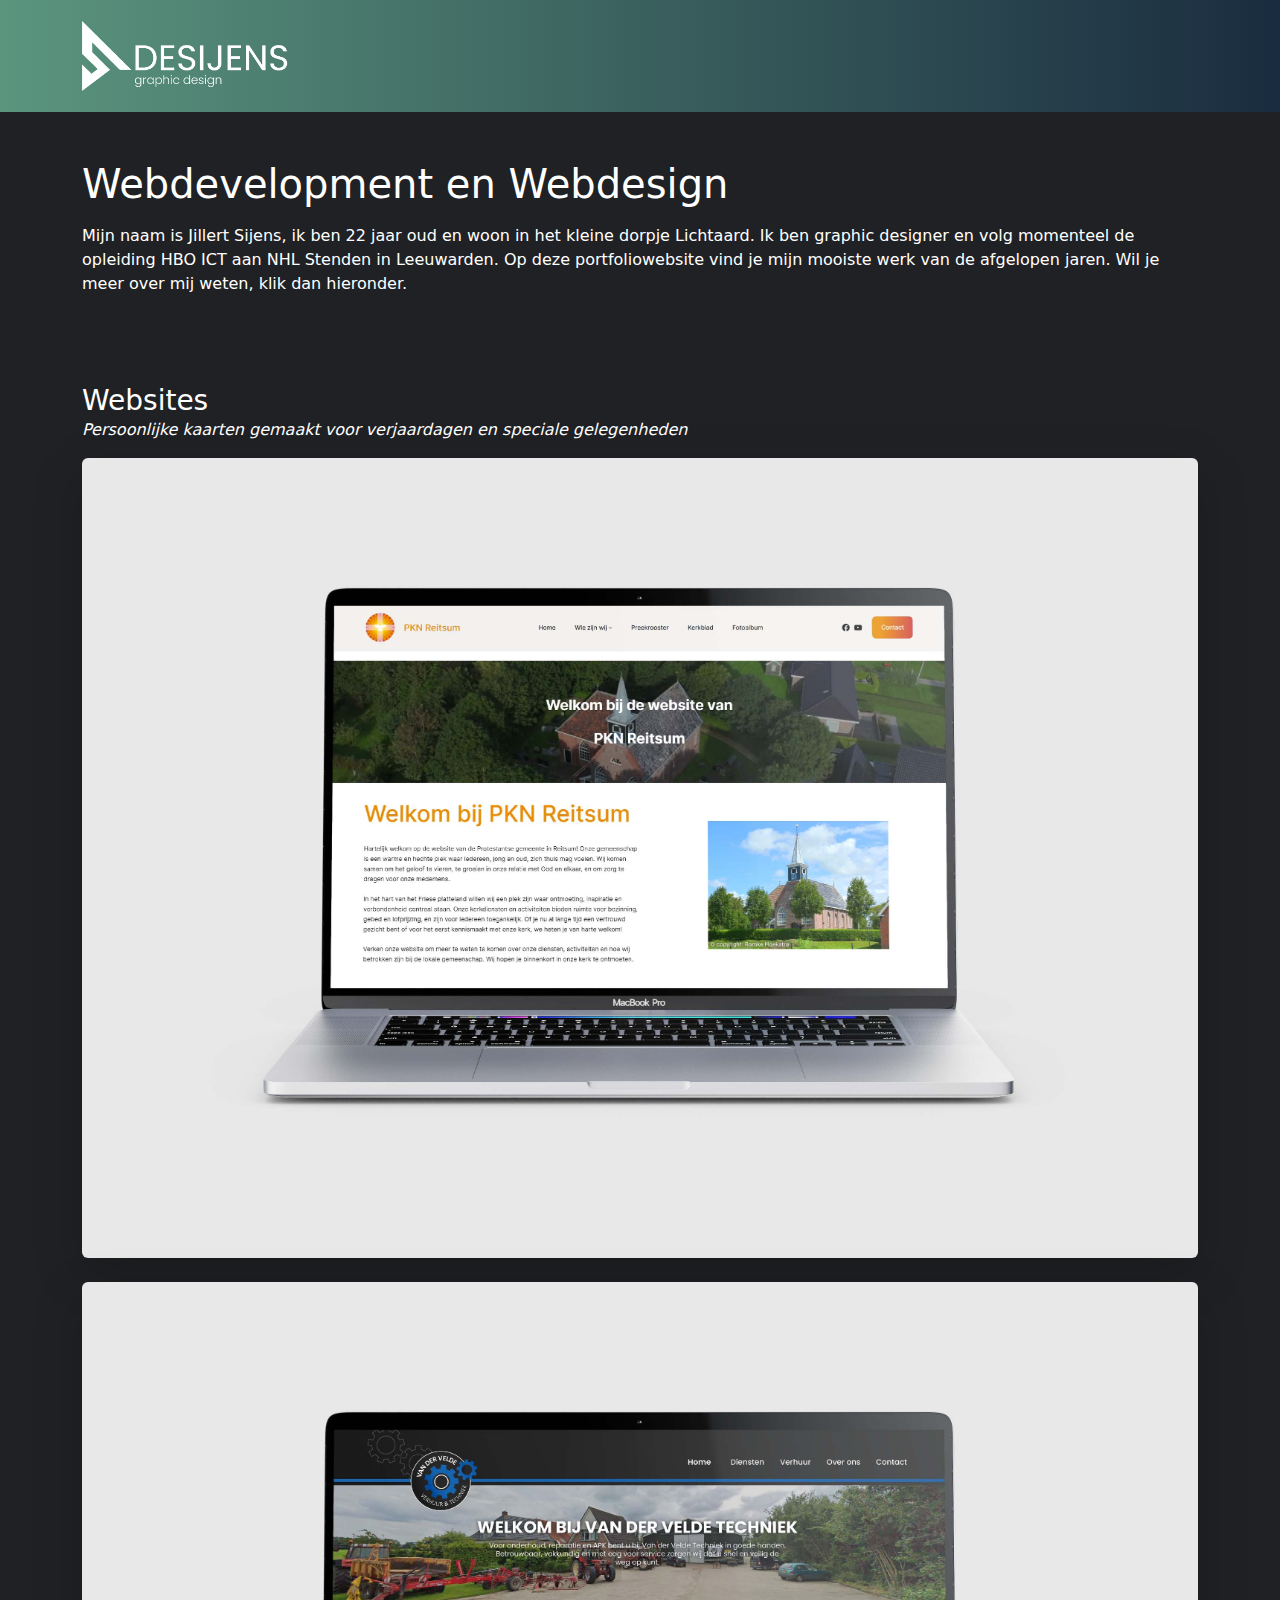
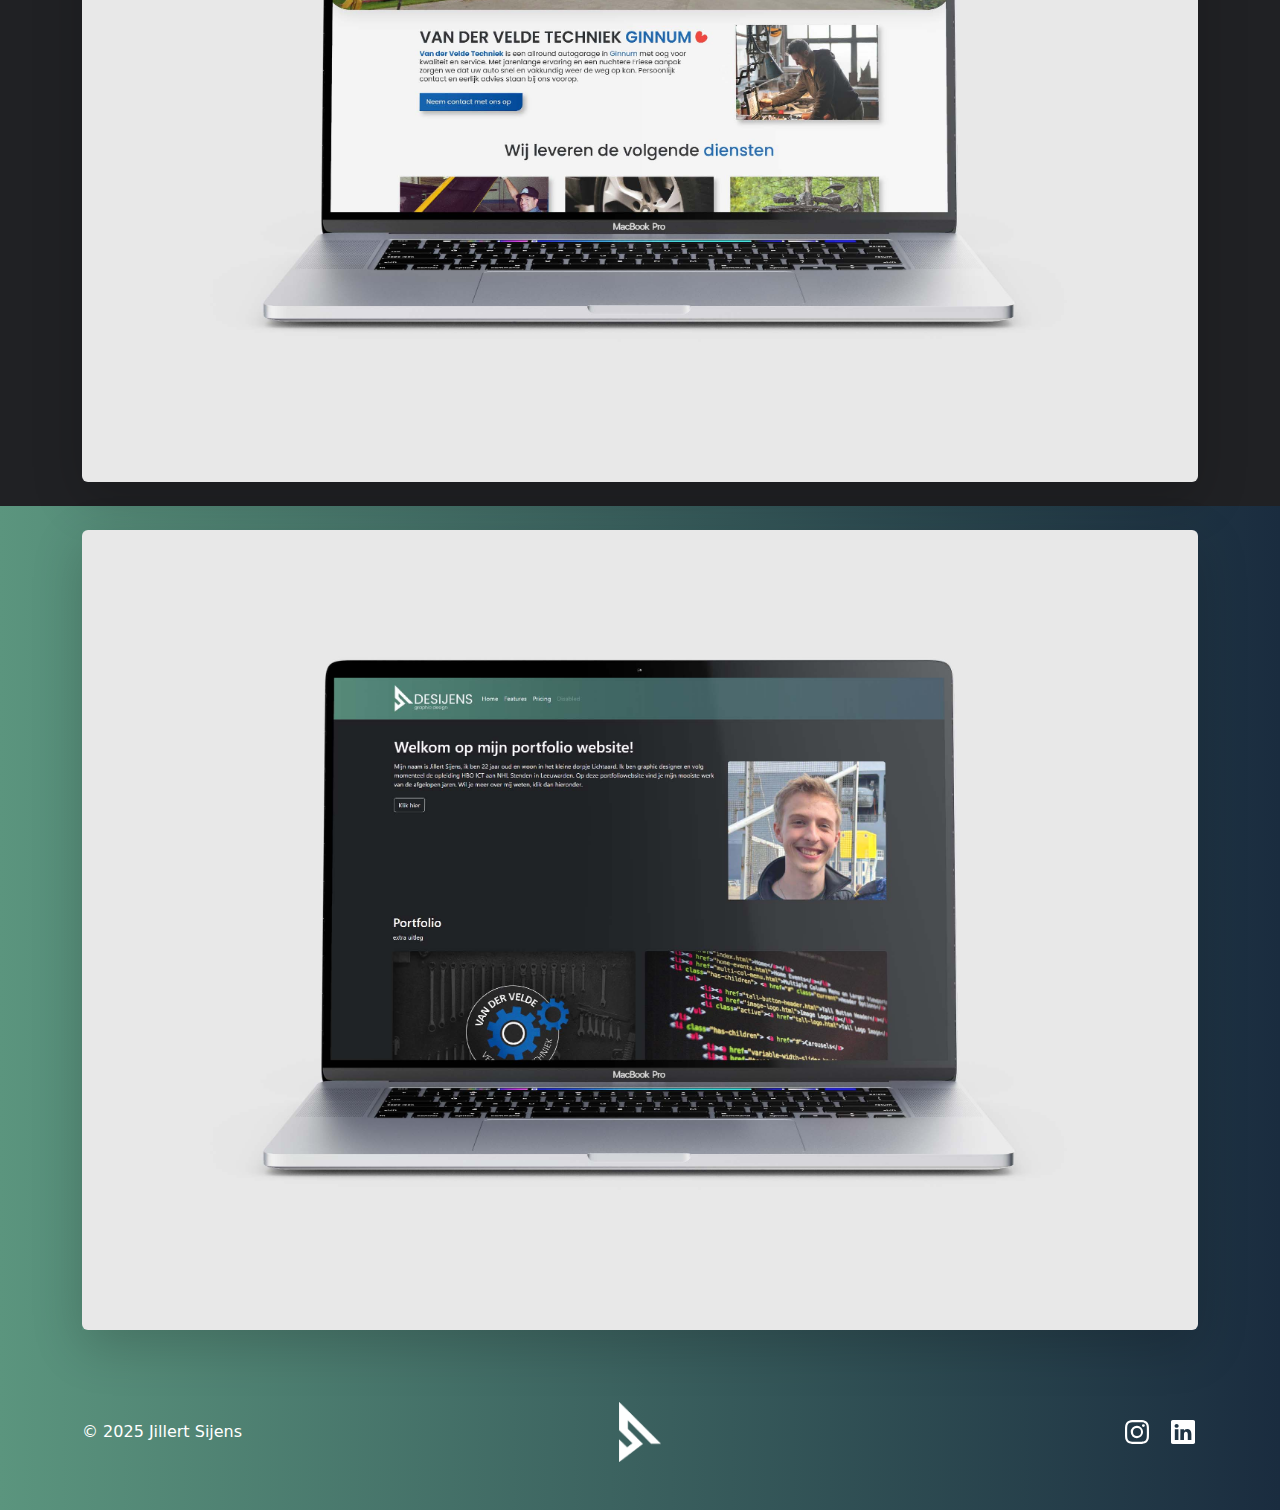
<file: docs/web.html>
<!DOCTYPE html>
<html lang="nl" xmlns:object-fit="http://www.w3.org/1999/xhtml">
<head>
    <meta charset="utf-8">
    <meta name="viewport" content="width=device-width, initial-scale=1">
    <title>DeSijens Portfolio</title>
    <link href="https://cdn.jsdelivr.net/npm/bootstrap@5.3.2/dist/css/bootstrap.min.css" rel="stylesheet">
    <link rel="stylesheet" href="style.css">
    <link rel="icon" href="img/favicon0.png" type="image/png">
</head>

<body>
<!-- Header -->
<header id="header">
    <div class="container">
        <div class="row">
            <div class="col pt-2 pb-2">
                <nav class="navbar navbar-expand-lg navbar-dark">
                    <a class="navbar-brand" href="index.html">
                        <img src="img/logo1.png" width="auto" height="70" class="d-inline-block align-top" alt="">
                    </a>
                </nav>
            </div>
        </div>
    </div>
</header>
<!-- Intro -->
<section class="pb-5">
    <div class="container">
        <div class="row pt-5 pb-2">
            <div class="col">
                <h1>Webdevelopment en Webdesign</h1>
            </div>
        </div>
        <div class="row">
            <div class="col-12">
                <p>Mijn naam is Jillert Sijens, ik ben 22 jaar oud en woon in het kleine dorpje Lichtaard.
                    Ik ben graphic designer en volg momenteel de opleiding HBO ICT aan NHL Stenden in Leeuwarden.
                    Op deze portfoliowebsite vind je mijn mooiste werk van de afgelopen jaren. Wil je meer over mij weten, klik dan hieronder.
                </p>
            </div>
        </div>
    </div>
</section>

<!-- Webdesign en webdevelopment -->
<section class="pt-4 pb-4">
    <div class="container">
        <div class="row">
            <div class="col-12">
                <h3>Websites</h3>
                <p class="fst-italic mt-n2">Persoonlijke kaarten gemaakt voor verjaardagen en speciale gelegenheden</p>
            </div>
        </div>
        <div class="row g-4">
            <div class="col-lg-12 col-12">
                <div class="image-container image-container-big shadow-lg">
                    <img src="img/Website2.jpg" alt="" class="rounded">
                </div>
            </div>
            <div class="col-lg-12 col-12">
                <div class="image-container image-container-big shadow-lg">
                    <img src="img/Website1.jpg" alt="" class="rounded">
                </div>
            </div>
        </div>
    </div>
</section>
<section class="pt-4 pb-4 gradient">
    <div class="container">
        <div class="row">
            <div class="col-12">
                <div class="col-lg-12 col-12">
                    <div class="image-container image-container-big shadow-lg">
                        <img src="img/Website3.jpg" alt="" class="rounded">
                    </div>
                </div>
            </div>
        </div>
    </div>
</section>
<!-- Footer -->
<section class="p-5 gradient">
    <footer class="d-flex flex-wrap justify-content-between align-items-center container">
        <div class="col-lg-4 d-flex align-items-center">
            <span class=" text-white">© 2025 Jillert Sijens</span>
        </div>

        <div class="col-lg-4 d-flex justify-content-center align-items-center">
            <a href="index.html" class="text-body-secondary text-decoration-none lh-1" aria-label="Bootstrap">
                <img src="img/Logo0.png" alt="logoIcon" width="100%" height="60">
            </a>
        </div>
        <ul class="nav col-lg-4 justify-content-end list-unstyled d-flex align-items-center">
            <li class="ms-3">
                <a class="text-white" href="https://www.instagram.com/desijensart/" aria-label="Instagram">
                    <svg xmlns="http://www.w3.org/2000/svg" width="30" height="24" fill="currentColor" class="bi bi-instagram" viewBox="0 0 16 16">
                        <path d="M8 0C5.829 0 5.556.01 4.703.048 3.85.088 3.269.222 2.76.42a3.9 3.9 0 0 0-1.417.923A3.9 3.9 0 0 0 .42 2.76C.222 3.268.087 3.85.048 4.7.01 5.555 0 5.827 0 8.001c0 2.172.01 2.444.048 3.297.04.852.174 1.433.372 1.942.205.526.478.972.923 1.417.444.445.89.719 1.416.923.51.198 1.09.333 1.942.372C5.555 15.99 5.827 16 8 16s2.444-.01 3.298-.048c.851-.04 1.434-.174 1.943-.372a3.9 3.9 0 0 0 1.416-.923c.445-.445.718-.891.923-1.417.197-.509.332-1.09.372-1.942C15.99 10.445 16 10.173 16 8s-.01-2.445-.048-3.299c-.04-.851-.175-1.433-.372-1.941a3.9 3.9 0 0 0-.923-1.417A3.9 3.9 0 0 0 13.24.42c-.51-.198-1.092-.333-1.943-.372C10.443.01 10.172 0 7.998 0zm-.717 1.442h.718c2.136 0 2.389.007 3.232.046.78.035 1.204.166 1.486.275.373.145.64.319.92.599s.453.546.598.92c.11.281.24.705.275 1.485.039.843.047 1.096.047 3.231s-.008 2.389-.047 3.232c-.035.78-.166 1.203-.275 1.485a2.5 2.5 0 0 1-.599.919c-.28.28-.546.453-.92.598-.28.11-.704.24-1.485.276-.843.038-1.096.047-3.232.047s-2.39-.009-3.233-.047c-.78-.036-1.203-.166-1.485-.276a2.5 2.5 0 0 1-.92-.598 2.5 2.5 0 0 1-.6-.92c-.109-.281-.24-.705-.275-1.485-.038-.843-.046-1.096-.046-3.233s.008-2.388.046-3.231c.036-.78.166-1.204.276-1.486.145-.373.319-.64.599-.92s.546-.453.92-.598c.282-.11.705-.24 1.485-.276.738-.034 1.024-.044 2.515-.045zm4.988 1.328a.96.96 0 1 0 0 1.92.96.96 0 0 0 0-1.92m-4.27 1.122a4.109 4.109 0 1 0 0 8.217 4.109 4.109 0 0 0 0-8.217m0 1.441a2.667 2.667 0 1 1 0 5.334 2.667 2.667 0 0 1 0-5.334"/>
                    </svg>
                </a>
            </li>
            <li class="ms-3">
                <a class="text-white" href="https://www.linkedin.com/in/jillert-sijens/" aria-label="LinkedIn">
                    <svg xmlns="http://www.w3.org/2000/svg" width="30" height="24" fill="currentColor" class="bi bi-linkedin" viewBox="0 0 16 16">
                        <path d="M0 1.146C0 .513.526 0 1.175 0h13.65C15.474 0 16 .513 16 1.146v13.708c0 .633-.526 1.146-1.175 1.146H1.175C.526 16 0 15.487 0 14.854zm4.943 12.248V6.169H2.542v7.225zm-1.2-8.212c.837 0 1.358-.554 1.358-1.248-.015-.709-.52-1.248-1.342-1.248S2.4 3.226 2.4 3.934c0 .694.521 1.248 1.327 1.248zm4.908 8.212V9.359c0-.216.016-.432.08-.586.173-.431.568-.878 1.232-.878.869 0 1.216.662 1.216 1.634v3.865h2.401V9.25c0-2.22-1.184-3.252-2.764-3.252-1.274 0-1.845.7-2.165 1.193v.025h-.016l.016-.025V6.169h-2.4c.03.678 0 7.225 0 7.225z"/>
                    </svg>
                </a>
            </li>
        </ul>
    </footer>
</section>
</body>
</file>
<file: docs/style.css>
#header {
    background: linear-gradient(to right, #5b957e, #1a2c3f);
}
section {
    background: #202124;
    color: white;
}
.card-body{
    background: linear-gradient(to right, #5b957e, #1a2c3f);
}
.card-experience{
    background: linear-gradient(to right, #131314, #141516);
}
.card{
    background-color: transparent;
}
a{
    color: white;
}
a:hover{
    color: #141516;
}

.dateText{
    color: #5b957e;
    font-weight: normal;
    font-style: italic;
}
.underLine{
    background: linear-gradient(to right, #5b957e, #1a2c3f);
    height: 15px;
}

.image-container {
    height: 30rem;
    overflow: hidden;
    width: 100%; /* fill column width */
    display: block;
}

.image-container img {
    width: 100%;
    height: 100%;
    object-fit: cover; /* crop, maintain aspect ratio */
    object-position: center;
    display: block;
}

.image-container video {
    width: 100%;
    height: 100%;
    object-fit: cover; /* crop, maintain aspect ratio */
    object-position: center;
    display: block;
}

.mt-n1 {
    margin-top: -0.25rem !important;
}
.mt-n2 {
    margin-top: -0.5rem !important;
}
.mt-n3 {
    margin-top: -0.75rem !important;
}
.mt-n4 {
    margin-top: -1rem !important;
}
.gradient{
    background: linear-gradient(to right, #5b957e, #1a2c3f); !important;
}
.card-text, .card-title, .nav-item, .nav-link, .nav-item, .nav{
    color: white; !important;
}
.nav-link:hover{
    color: #141516;
}

.progress {
    width: 70%;
}
.image-container-big{
    height: 50rem; !important;
}

@media screen and (max-width: 800px) {
    .image-container img{
        height: 25rem;
    }
    .image-container {
        height: 25rem;
    }
    .image-container video {
        height: 25rem;
    }
}
</file>
